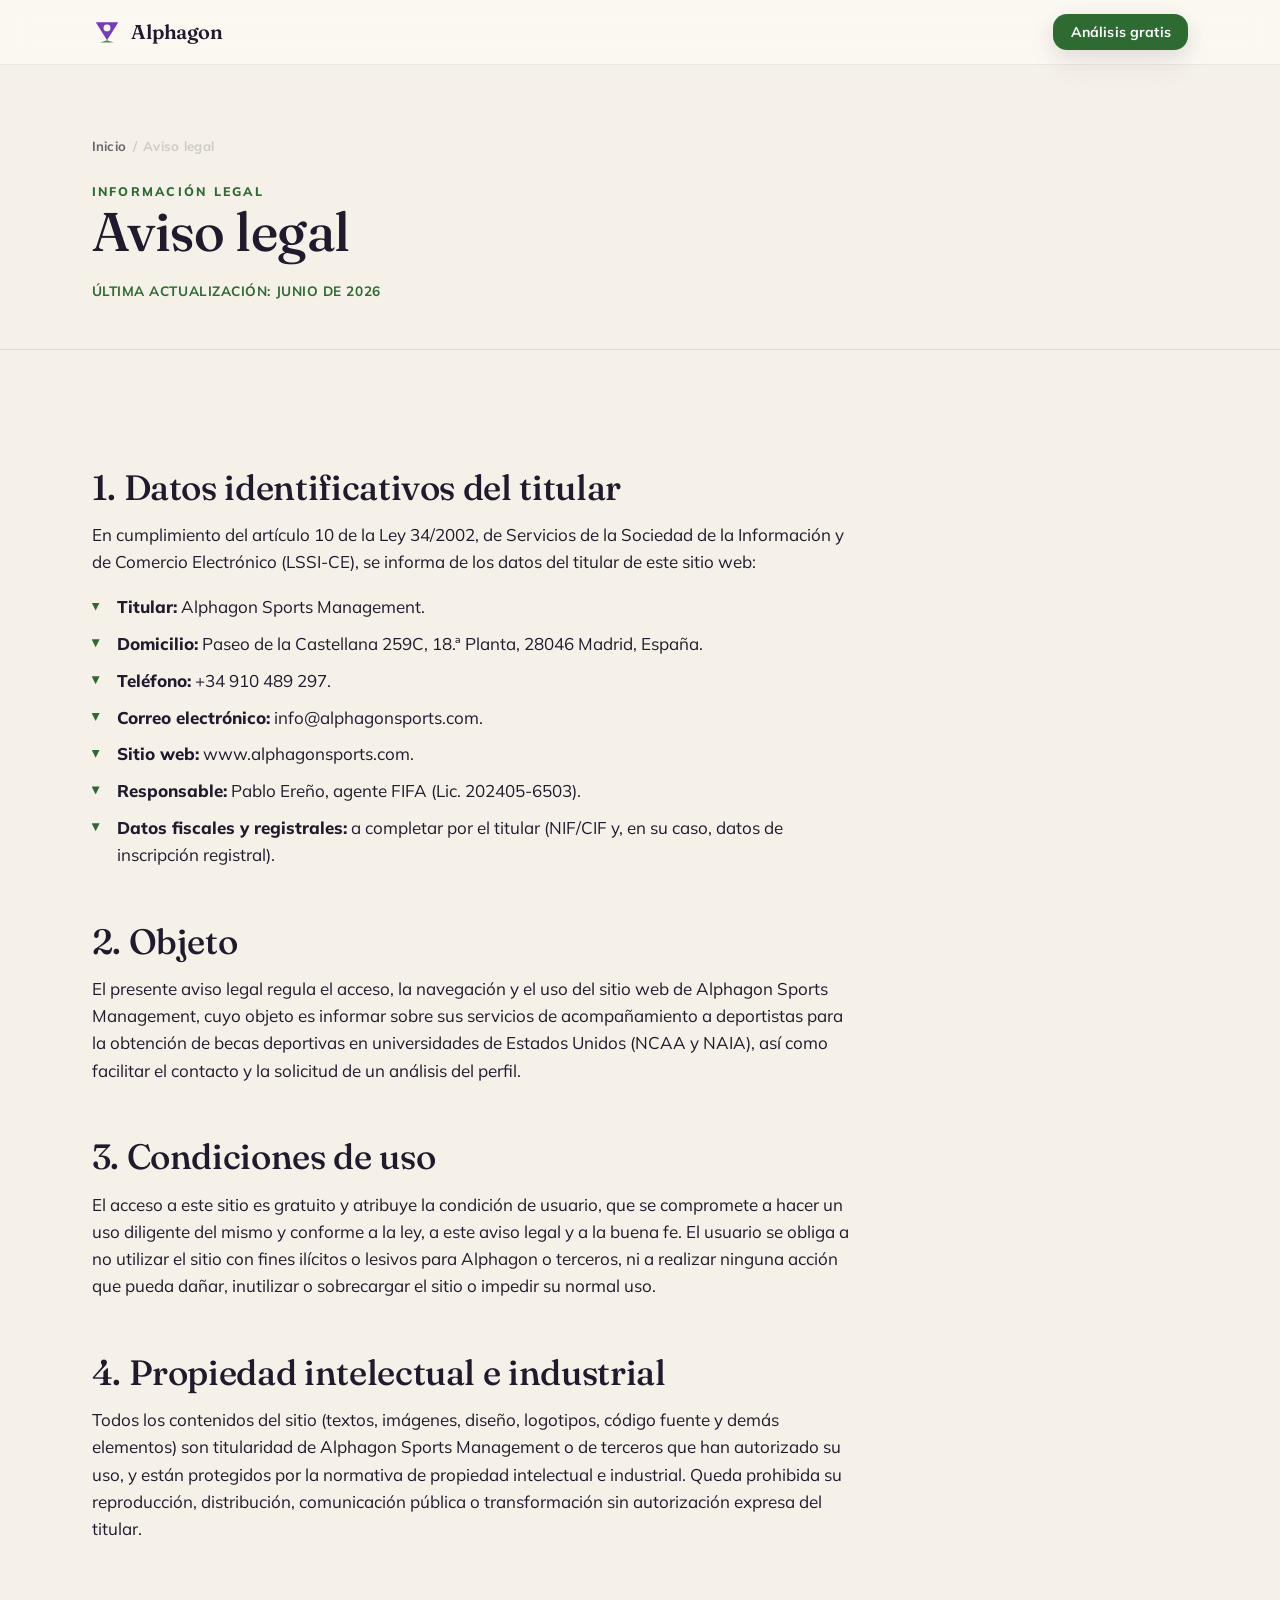
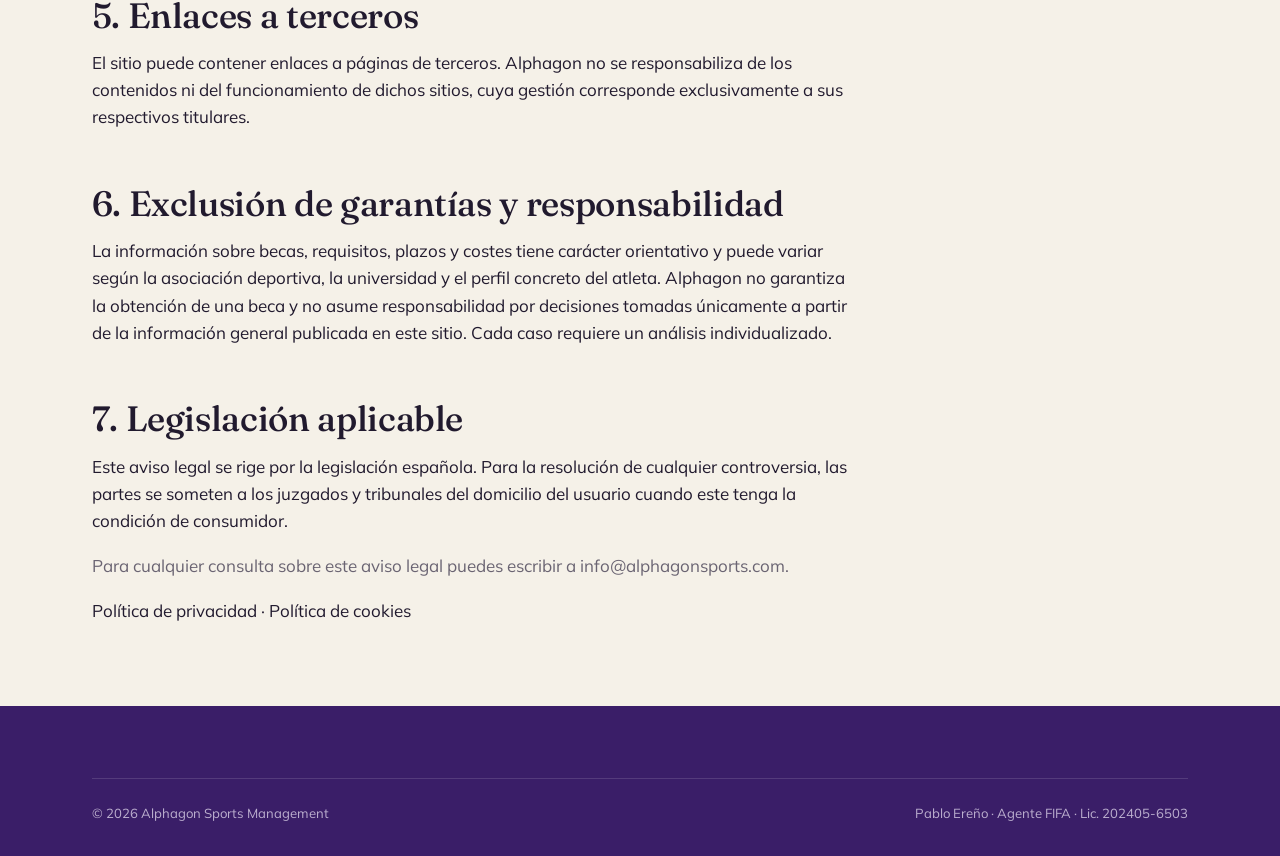
<file: alphagon-lp/aviso-legal.html>
<!DOCTYPE html>
<html lang="es">
<head>
  <meta charset="UTF-8">
  <meta name="viewport" content="width=device-width, initial-scale=1.0">
  <title>Aviso legal | Alphagon Sports Management</title>
  <meta name="description" content="Aviso legal y condiciones de uso del sitio web de Alphagon Sports Management, agencia de becas deportivas en universidades de Estados Unidos.">
  <meta name="robots" content="index, follow">

  <link rel="preconnect" href="https://fonts.googleapis.com">
  <link rel="preconnect" href="https://fonts.gstatic.com" crossorigin>
  <link href="https://fonts.googleapis.com/css2?family=Fraunces:ital,opsz,wght@0,9..144,400;0,9..144,500;0,9..144,600;1,9..144,400;1,9..144,500&family=Mulish:ital,wght@0,400;0,600;0,700;0,800;1,400&display=swap" rel="stylesheet">

  <link rel="stylesheet" href="css/reset.css">
  <link rel="stylesheet" href="css/layout.css">
  <link rel="stylesheet" href="css/components.css">
  <link rel="stylesheet" href="css/animations.css">
</head>
<body>
  <div class="scroll-progress" aria-hidden="true"></div>

  <nav class="topbar" aria-label="Navegacion principal">
    <div class="wrap topbar__inner">
      <a href="index.html" class="brand" aria-label="Alphagon Sports Management, inicio">
        <svg class="brand__mark" viewBox="0 0 40 40" aria-hidden="true" focusable="false">
          <path d="M5 7 H35 L20 31 Z" fill="var(--purple)"></path>
          <circle cx="20" cy="14.5" r="4.6" fill="var(--cream)"></circle>
          <path d="M11 34 H29 L20 31 Z" fill="var(--green)"></path>
        </svg>
        <span>Alphagon</span>
      </a>
      <a href="index.html#form-section" class="btn btn--green btn--sm">Análisis gratis</a>
    </div>
  </nav>

  <header class="article-hero">
    <div class="wrap">
      <nav class="breadcrumb" aria-label="Migas de pan">
        <a href="index.html">Inicio</a>
        <span aria-hidden="true">/</span>
        <span>Aviso legal</span>
      </nav>
      <span class="kicker">Información legal</span>
      <h1>Aviso legal</h1>
      <p class="article-meta">Última actualización: junio de 2026</p>
    </div>
  </header>

  <main class="section section--tight">
    <div class="wrap">
      <article class="prose">
        <h2>1. Datos identificativos del titular</h2>
        <p>En cumplimiento del artículo 10 de la Ley 34/2002, de Servicios de la Sociedad de la Información y de Comercio Electrónico (LSSI-CE), se informa de los datos del titular de este sitio web:</p>
        <ul class="bullets">
          <li><strong>Titular:</strong> Alphagon Sports Management.</li>
          <li><strong>Domicilio:</strong> Paseo de la Castellana 259C, 18.ª Planta, 28046 Madrid, España.</li>
          <li><strong>Teléfono:</strong> +34 910 489 297.</li>
          <li><strong>Correo electrónico:</strong> info@alphagonsports.com.</li>
          <li><strong>Sitio web:</strong> www.alphagonsports.com.</li>
          <li><strong>Responsable:</strong> Pablo Ereño, agente FIFA (Lic. 202405-6503).</li>
          <li><strong>Datos fiscales y registrales:</strong> a completar por el titular (NIF/CIF y, en su caso, datos de inscripción registral).</li>
        </ul>

        <h2>2. Objeto</h2>
        <p>El presente aviso legal regula el acceso, la navegación y el uso del sitio web de Alphagon Sports Management, cuyo objeto es informar sobre sus servicios de acompañamiento a deportistas para la obtención de becas deportivas en universidades de Estados Unidos (NCAA y NAIA), así como facilitar el contacto y la solicitud de un análisis del perfil.</p>

        <h2>3. Condiciones de uso</h2>
        <p>El acceso a este sitio es gratuito y atribuye la condición de usuario, que se compromete a hacer un uso diligente del mismo y conforme a la ley, a este aviso legal y a la buena fe. El usuario se obliga a no utilizar el sitio con fines ilícitos o lesivos para Alphagon o terceros, ni a realizar ninguna acción que pueda dañar, inutilizar o sobrecargar el sitio o impedir su normal uso.</p>

        <h2>4. Propiedad intelectual e industrial</h2>
        <p>Todos los contenidos del sitio (textos, imágenes, diseño, logotipos, código fuente y demás elementos) son titularidad de Alphagon Sports Management o de terceros que han autorizado su uso, y están protegidos por la normativa de propiedad intelectual e industrial. Queda prohibida su reproducción, distribución, comunicación pública o transformación sin autorización expresa del titular.</p>

        <h2>5. Enlaces a terceros</h2>
        <p>El sitio puede contener enlaces a páginas de terceros. Alphagon no se responsabiliza de los contenidos ni del funcionamiento de dichos sitios, cuya gestión corresponde exclusivamente a sus respectivos titulares.</p>

        <h2>6. Exclusión de garantías y responsabilidad</h2>
        <p>La información sobre becas, requisitos, plazos y costes tiene carácter orientativo y puede variar según la asociación deportiva, la universidad y el perfil concreto del atleta. Alphagon no garantiza la obtención de una beca y no asume responsabilidad por decisiones tomadas únicamente a partir de la información general publicada en este sitio. Cada caso requiere un análisis individualizado.</p>

        <h2>7. Legislación aplicable</h2>
        <p>Este aviso legal se rige por la legislación española. Para la resolución de cualquier controversia, las partes se someten a los juzgados y tribunales del domicilio del usuario cuando este tenga la condición de consumidor.</p>

        <p class="soft">Para cualquier consulta sobre este aviso legal puedes escribir a <a href="mailto:info@alphagonsports.com">info@alphagonsports.com</a>.</p>

        <p><a href="privacidad.html">Política de privacidad</a> · <a href="cookies.html">Política de cookies</a></p>
      </article>
    </div>
  </main>

  <footer class="footer">
    <div class="wrap">
      <div class="footer__bottom">
        <span>© 2026 Alphagon Sports Management</span>
        <span>Pablo Ereño · Agente FIFA · Lic. 202405-6503</span>
      </div>
    </div>
  </footer>

  <script src="js/interactions.js" defer></script>
</body>
</html>
</file>
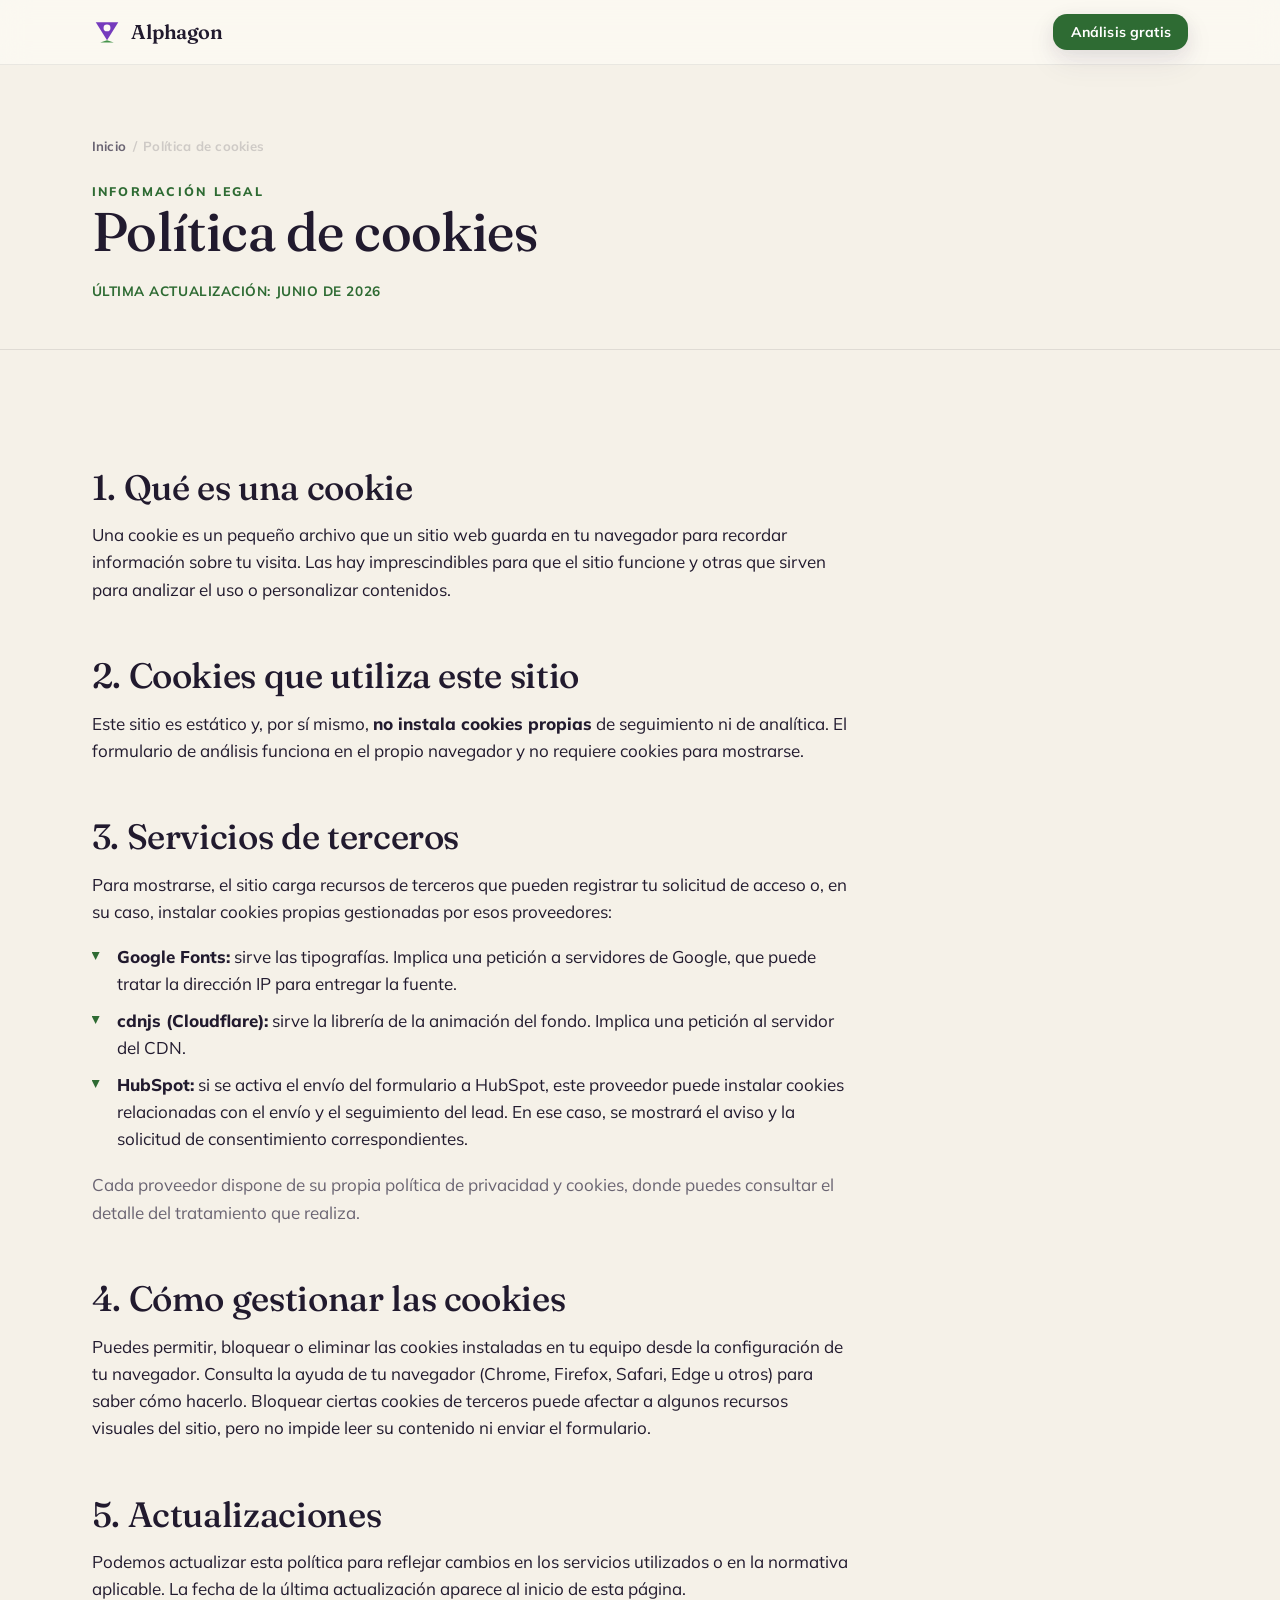
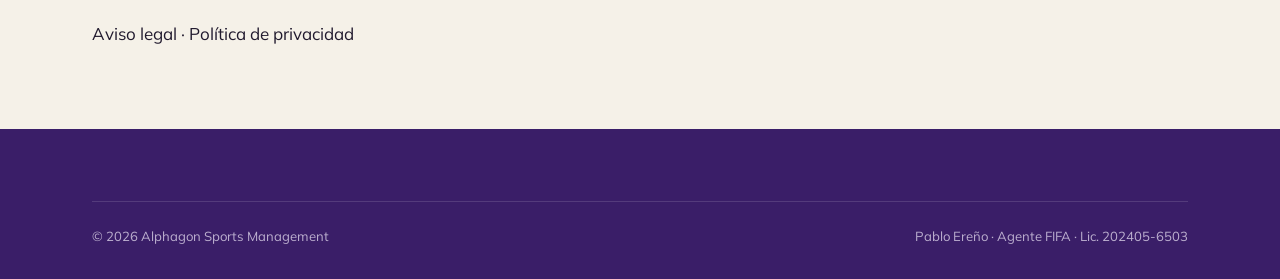
<file: alphagon-lp/cookies.html>
<!DOCTYPE html>
<html lang="es">
<head>
  <meta charset="UTF-8">
  <meta name="viewport" content="width=device-width, initial-scale=1.0">
  <title>Política de cookies | Alphagon Sports Management</title>
  <meta name="description" content="Política de cookies de Alphagon Sports Management: qué cookies y servicios de terceros utiliza el sitio y cómo gestionarlas.">
  <meta name="robots" content="index, follow">

  <link rel="preconnect" href="https://fonts.googleapis.com">
  <link rel="preconnect" href="https://fonts.gstatic.com" crossorigin>
  <link href="https://fonts.googleapis.com/css2?family=Fraunces:ital,opsz,wght@0,9..144,400;0,9..144,500;0,9..144,600;1,9..144,400;1,9..144,500&family=Mulish:ital,wght@0,400;0,600;0,700;0,800;1,400&display=swap" rel="stylesheet">

  <link rel="stylesheet" href="css/reset.css">
  <link rel="stylesheet" href="css/layout.css">
  <link rel="stylesheet" href="css/components.css">
  <link rel="stylesheet" href="css/animations.css">
</head>
<body>
  <div class="scroll-progress" aria-hidden="true"></div>

  <nav class="topbar" aria-label="Navegacion principal">
    <div class="wrap topbar__inner">
      <a href="index.html" class="brand" aria-label="Alphagon Sports Management, inicio">
        <svg class="brand__mark" viewBox="0 0 40 40" aria-hidden="true" focusable="false">
          <path d="M5 7 H35 L20 31 Z" fill="var(--purple)"></path>
          <circle cx="20" cy="14.5" r="4.6" fill="var(--cream)"></circle>
          <path d="M11 34 H29 L20 31 Z" fill="var(--green)"></path>
        </svg>
        <span>Alphagon</span>
      </a>
      <a href="index.html#form-section" class="btn btn--green btn--sm">Análisis gratis</a>
    </div>
  </nav>

  <header class="article-hero">
    <div class="wrap">
      <nav class="breadcrumb" aria-label="Migas de pan">
        <a href="index.html">Inicio</a>
        <span aria-hidden="true">/</span>
        <span>Política de cookies</span>
      </nav>
      <span class="kicker">Información legal</span>
      <h1>Política de cookies</h1>
      <p class="article-meta">Última actualización: junio de 2026</p>
    </div>
  </header>

  <main class="section section--tight">
    <div class="wrap">
      <article class="prose">
        <h2>1. Qué es una cookie</h2>
        <p>Una cookie es un pequeño archivo que un sitio web guarda en tu navegador para recordar información sobre tu visita. Las hay imprescindibles para que el sitio funcione y otras que sirven para analizar el uso o personalizar contenidos.</p>

        <h2>2. Cookies que utiliza este sitio</h2>
        <p>Este sitio es estático y, por sí mismo, <strong>no instala cookies propias</strong> de seguimiento ni de analítica. El formulario de análisis funciona en el propio navegador y no requiere cookies para mostrarse.</p>

        <h2>3. Servicios de terceros</h2>
        <p>Para mostrarse, el sitio carga recursos de terceros que pueden registrar tu solicitud de acceso o, en su caso, instalar cookies propias gestionadas por esos proveedores:</p>
        <ul class="bullets">
          <li><strong>Google Fonts:</strong> sirve las tipografías. Implica una petición a servidores de Google, que puede tratar la dirección IP para entregar la fuente.</li>
          <li><strong>cdnjs (Cloudflare):</strong> sirve la librería de la animación del fondo. Implica una petición al servidor del CDN.</li>
          <li><strong>HubSpot:</strong> si se activa el envío del formulario a HubSpot, este proveedor puede instalar cookies relacionadas con el envío y el seguimiento del lead. En ese caso, se mostrará el aviso y la solicitud de consentimiento correspondientes.</li>
        </ul>
        <p class="soft">Cada proveedor dispone de su propia política de privacidad y cookies, donde puedes consultar el detalle del tratamiento que realiza.</p>

        <h2>4. Cómo gestionar las cookies</h2>
        <p>Puedes permitir, bloquear o eliminar las cookies instaladas en tu equipo desde la configuración de tu navegador. Consulta la ayuda de tu navegador (Chrome, Firefox, Safari, Edge u otros) para saber cómo hacerlo. Bloquear ciertas cookies de terceros puede afectar a algunos recursos visuales del sitio, pero no impide leer su contenido ni enviar el formulario.</p>

        <h2>5. Actualizaciones</h2>
        <p>Podemos actualizar esta política para reflejar cambios en los servicios utilizados o en la normativa aplicable. La fecha de la última actualización aparece al inicio de esta página.</p>

        <p><a href="aviso-legal.html">Aviso legal</a> · <a href="privacidad.html">Política de privacidad</a></p>
      </article>
    </div>
  </main>

  <footer class="footer">
    <div class="wrap">
      <div class="footer__bottom">
        <span>© 2026 Alphagon Sports Management</span>
        <span>Pablo Ereño · Agente FIFA · Lic. 202405-6503</span>
      </div>
    </div>
  </footer>

  <script src="js/interactions.js" defer></script>
</body>
</html>
</file>
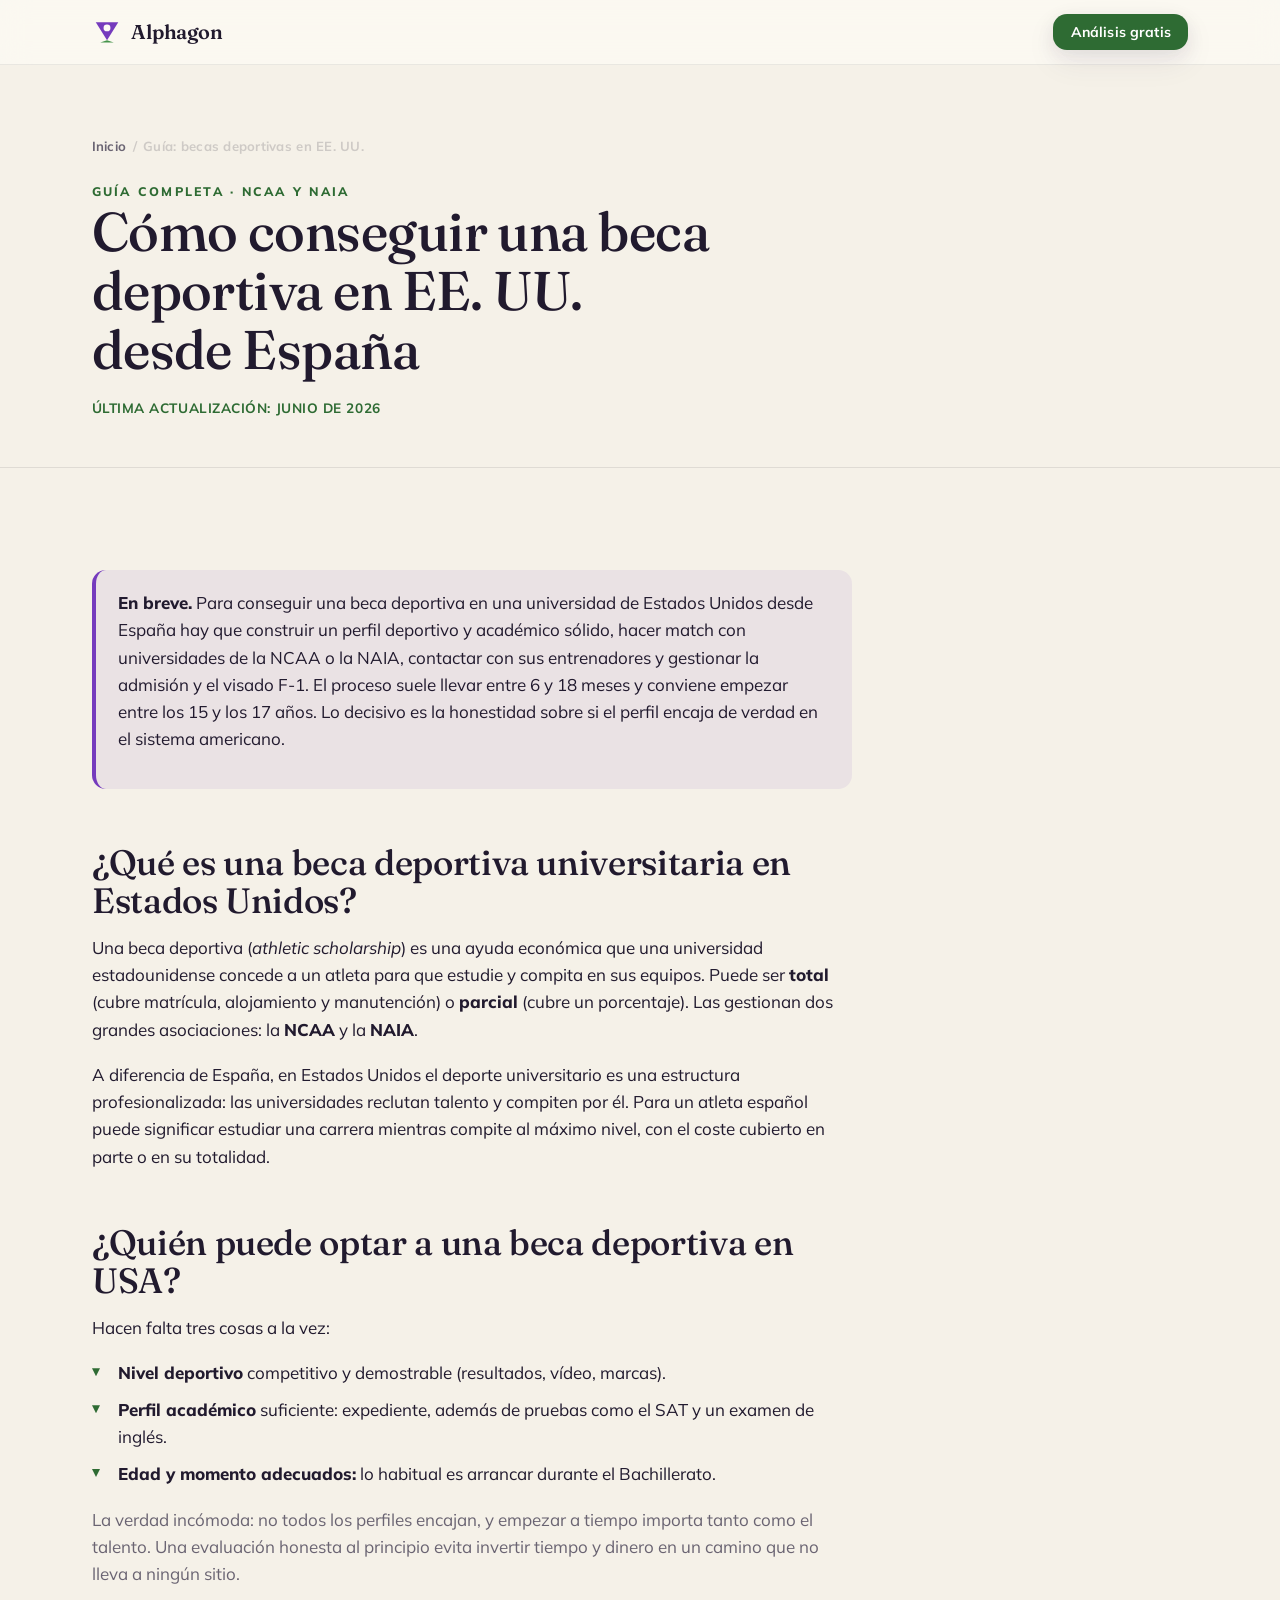
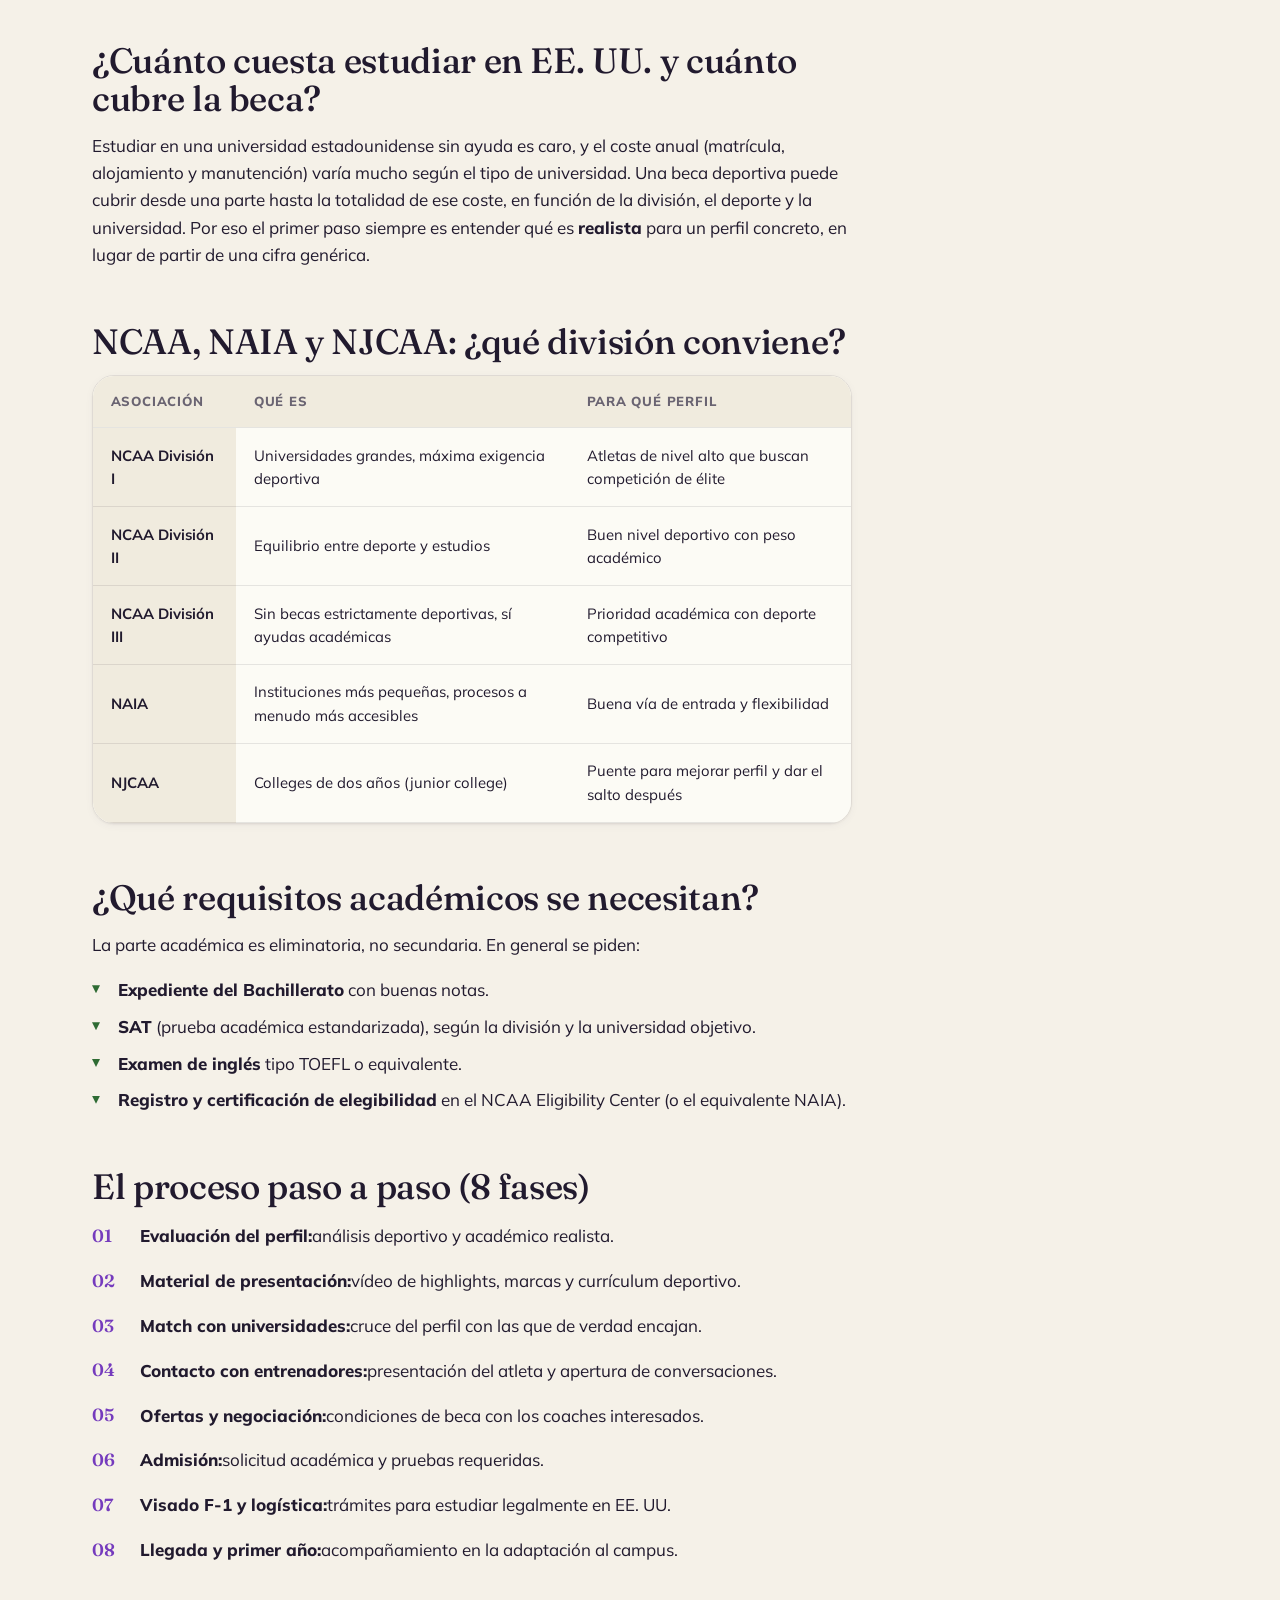
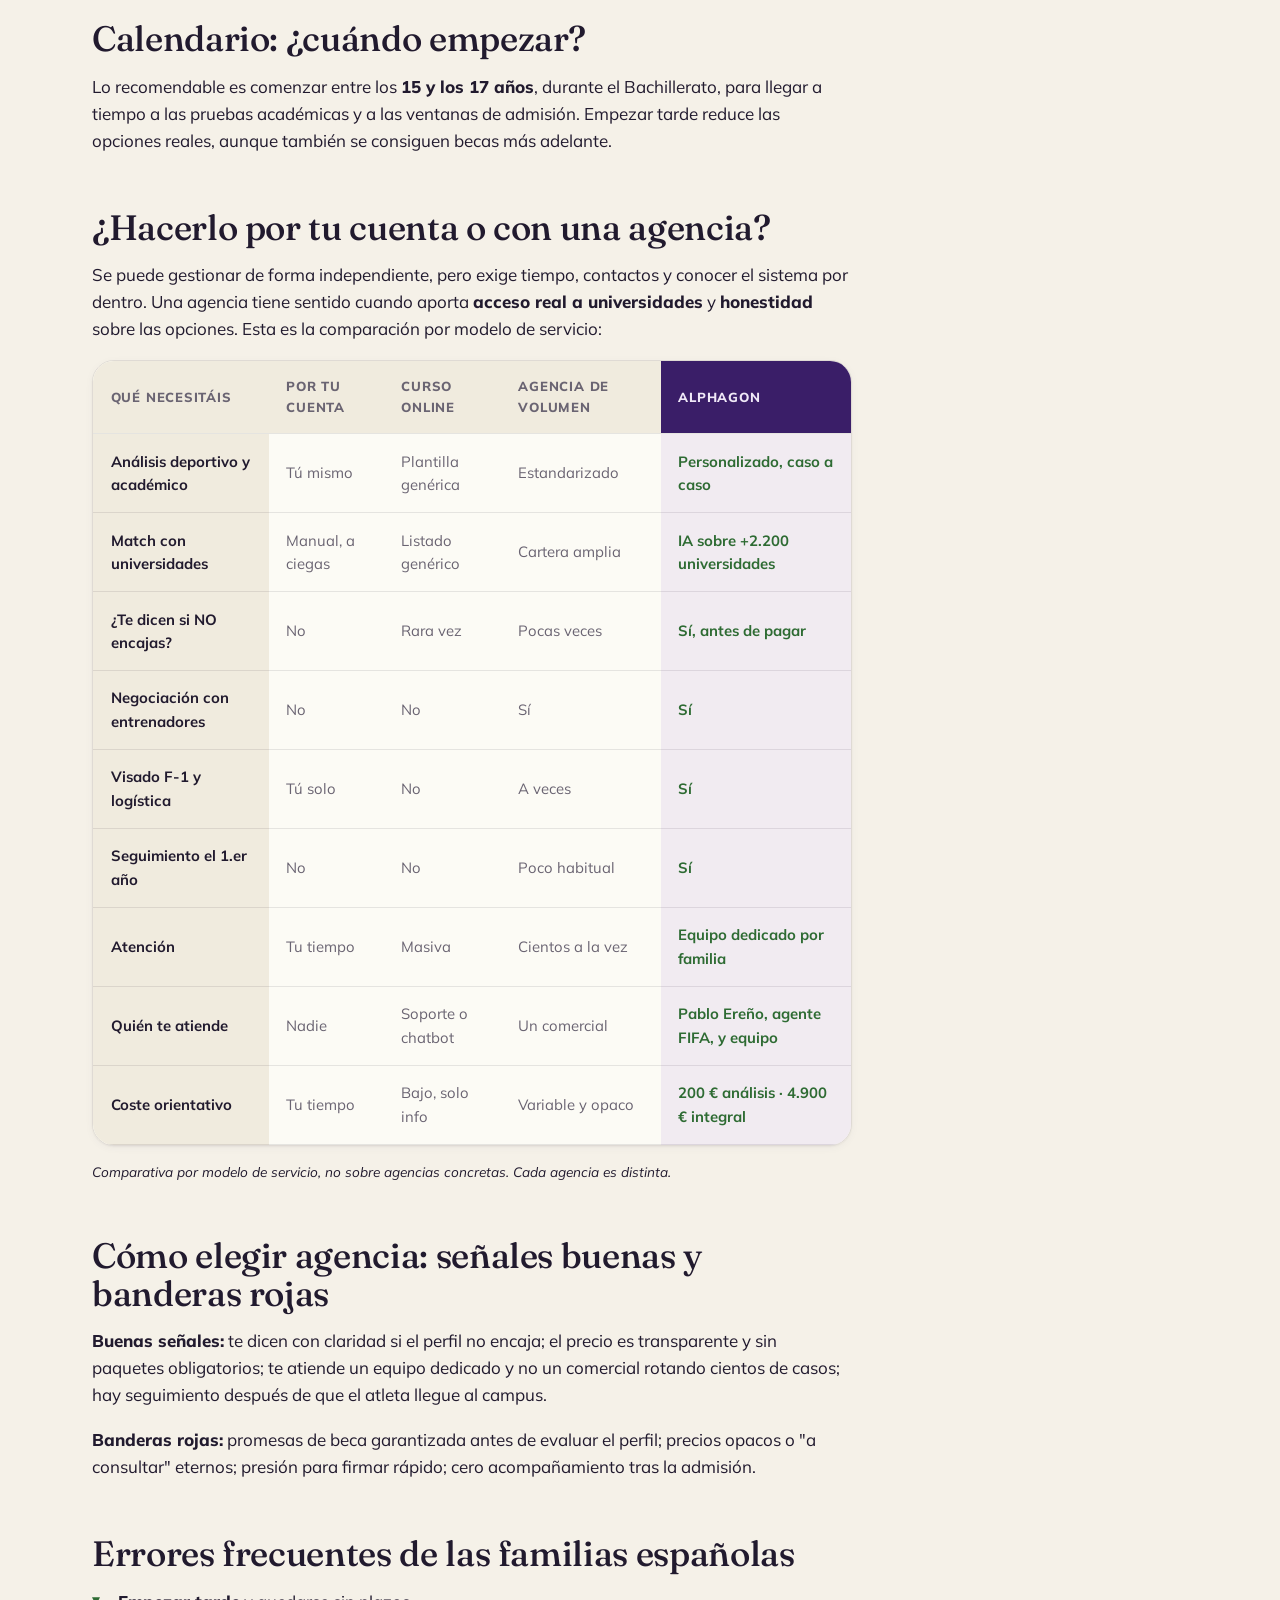
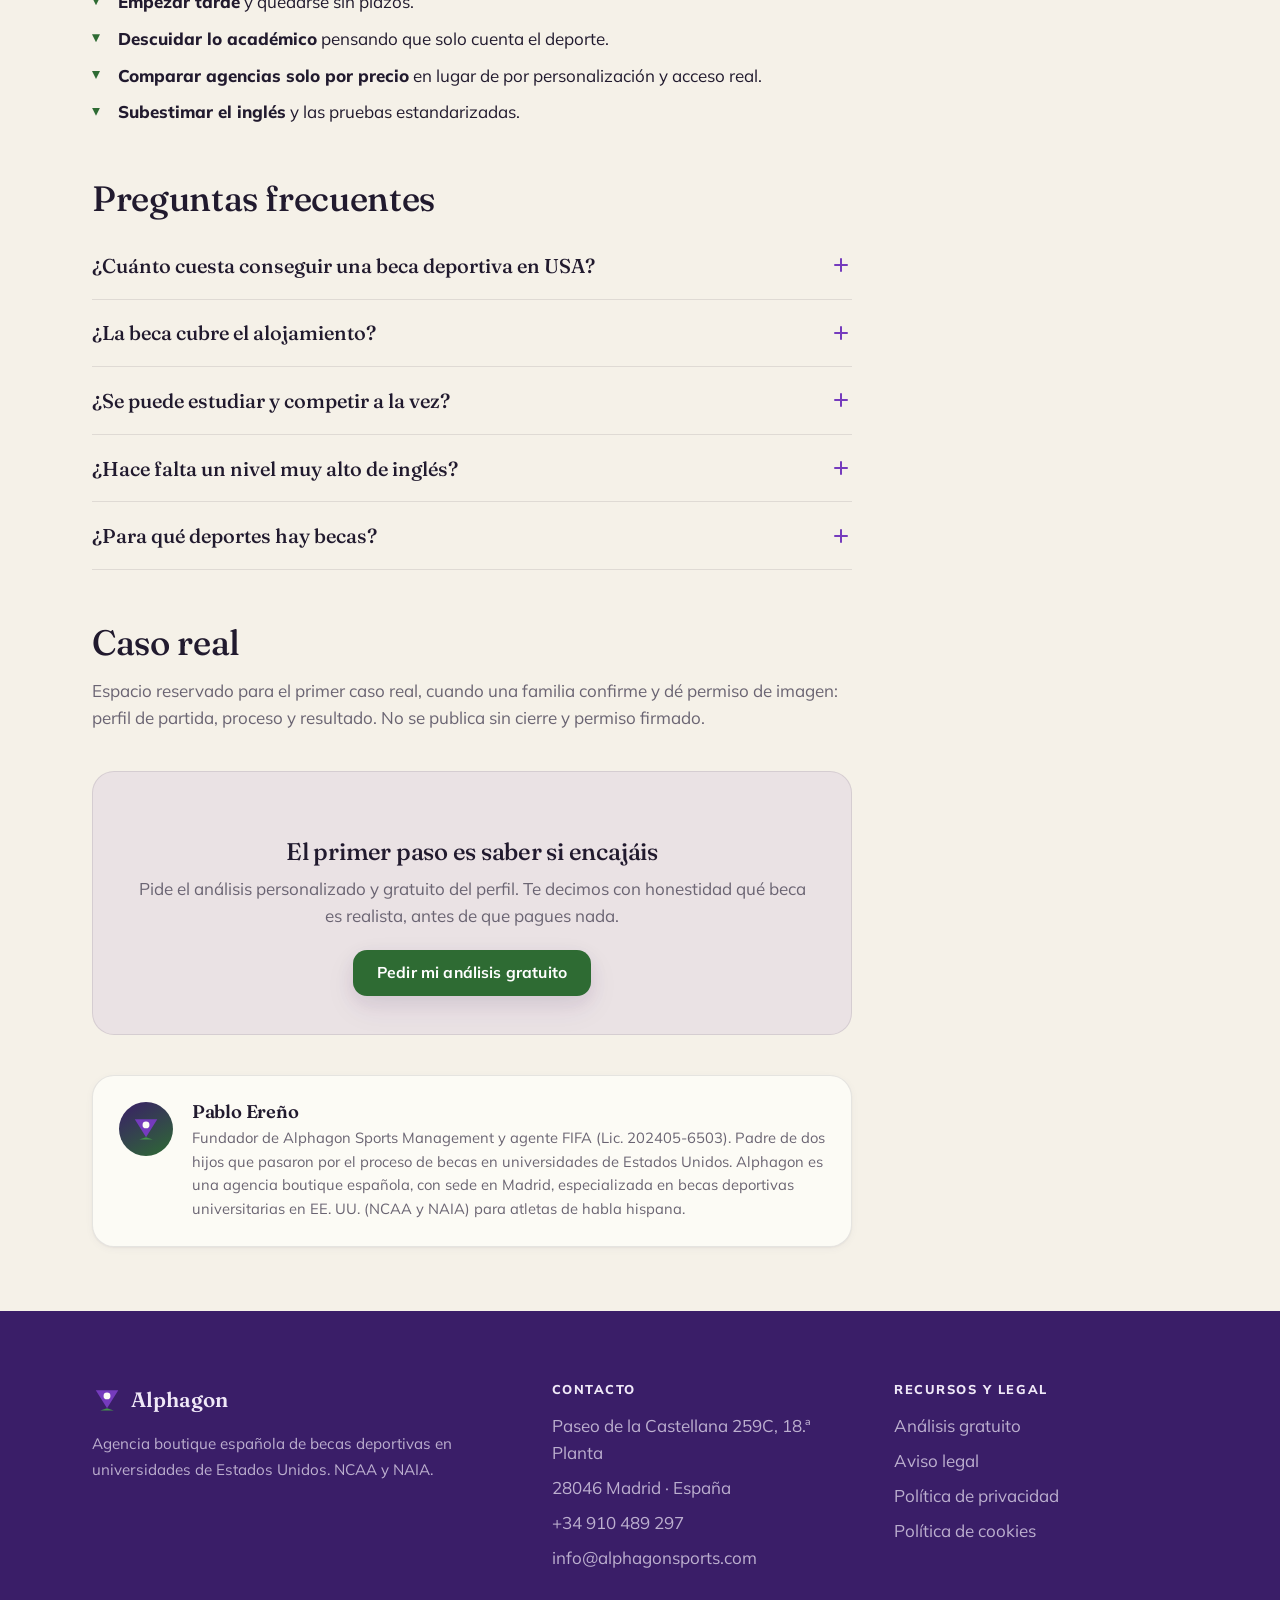
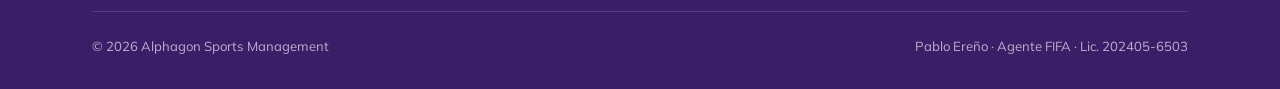
<file: alphagon-lp/guia-becas-deportivas-usa.html>
<!DOCTYPE html>
<html lang="es">
<head>
  <meta charset="UTF-8">
  <meta name="viewport" content="width=device-width, initial-scale=1.0">
  <title>Cómo conseguir una beca deportiva en EE. UU. desde España: guía 2026 | Alphagon</title>
  <meta name="description" content="Guía completa para conseguir una beca deportiva en universidades de Estados Unidos (NCAA y NAIA) desde España: requisitos, proceso en 8 fases, calendario, costes y cómo elegir agencia. Por Alphagon Sports Management.">

  <link rel="preconnect" href="https://fonts.googleapis.com">
  <link rel="preconnect" href="https://fonts.gstatic.com" crossorigin>
  <link href="https://fonts.googleapis.com/css2?family=Fraunces:ital,opsz,wght@0,9..144,400;0,9..144,500;0,9..144,600;1,9..144,400;1,9..144,500&family=Mulish:ital,wght@0,400;0,600;0,700;0,800;1,400&display=swap" rel="stylesheet">

  <link rel="stylesheet" href="css/reset.css">
  <link rel="stylesheet" href="css/layout.css">
  <link rel="stylesheet" href="css/components.css">
  <link rel="stylesheet" href="css/animations.css">

  <script type="application/ld+json">
  {
    "@context": "https://schema.org",
    "@type": "Article",
    "headline": "Cómo conseguir una beca deportiva en Estados Unidos desde España: guía completa 2026",
    "description": "Guía completa para conseguir una beca deportiva en universidades de Estados Unidos (NCAA y NAIA) desde España: requisitos, proceso en 8 fases, calendario, costes y cómo elegir agencia.",
    "datePublished": "2026-06-01",
    "dateModified": "2026-06-25",
    "author": {
      "@type": "Person",
      "name": "Pablo Ereño",
      "jobTitle": "Agente FIFA",
      "identifier": "Lic. 202405-6503"
    },
    "publisher": {
      "@type": "Organization",
      "name": "Alphagon Sports Management",
      "url": "https://www.alphagonsports.com"
    },
    "mainEntityOfPage": {
      "@type": "WebPage",
      "@id": "https://www.alphagonsports.com/guia-becas-deportivas-usa"
    }
  }
  </script>

  <script type="application/ld+json">
  {
    "@context": "https://schema.org",
    "@type": "BreadcrumbList",
    "itemListElement": [
      {
        "@type": "ListItem",
        "position": 1,
        "name": "Inicio",
        "item": "https://www.alphagonsports.com/"
      },
      {
        "@type": "ListItem",
        "position": 2,
        "name": "Guía: becas deportivas en EE. UU.",
        "item": "https://www.alphagonsports.com/guia-becas-deportivas-usa"
      }
    ]
  }
  </script>

  <script type="application/ld+json">
  {
    "@context": "https://schema.org",
    "@type": "FAQPage",
    "mainEntity": [
      {
        "@type": "Question",
        "name": "¿Cuánto cuesta conseguir una beca deportiva en USA?",
        "acceptedAnswer": {
          "@type": "Answer",
          "text": "El análisis inicial del perfil puede ser gratuito. A partir de ahí, en Alphagon hay dos opciones: el Plan Estratégico USA (200 €) y el Acompañamiento Integral (4.900 €), sin paquetes obligatorios."
        }
      },
      {
        "@type": "Question",
        "name": "¿La beca cubre el alojamiento?",
        "acceptedAnswer": {
          "@type": "Answer",
          "text": "Depende del tipo de beca. Una beca total suele cubrir matrícula, alojamiento y manutención; una parcial, solo un porcentaje. En el análisis de Alphagon te explicamos qué es realista para tu perfil concreto."
        }
      },
      {
        "@type": "Question",
        "name": "¿Se puede estudiar y competir a la vez?",
        "acceptedAnswer": {
          "@type": "Answer",
          "text": "Sí. El modelo estadounidense está diseñado para compatibilizar la carrera universitaria con el deporte de alto nivel, y ese equilibrio entre estudios y competición es justo lo que Alphagon ayuda a encontrar."
        }
      },
      {
        "@type": "Question",
        "name": "¿Hace falta un nivel muy alto de inglés?",
        "acceptedAnswer": {
          "@type": "Answer",
          "text": "Hace falta acreditar el inglés con un examen tipo TOEFL, y forma parte del proceso desde el principio. Alphagon valora tu nivel real al inicio y te dice qué necesitas preparar para llegar a tiempo."
        }
      },
      {
        "@type": "Question",
        "name": "¿Para qué deportes hay becas?",
        "acceptedAnswer": {
          "@type": "Answer",
          "text": "Para prácticamente cualquier deporte del sistema NCAA y NAIA, masculino y femenino. Alphagon cruza tu disciplina y tu nivel con más de 2.200 universidades para localizar dónde tienes opciones reales."
        }
      }
    ]
  }
  </script>
</head>
<body>
  <div class="scroll-progress" aria-hidden="true"></div>

  <!-- Topbar -->
  <nav class="topbar" aria-label="Navegacion principal">
    <div class="wrap topbar__inner">
      <a href="index.html" class="brand" aria-label="Alphagon Sports Management, inicio">
        <svg class="brand__mark" viewBox="0 0 40 40" aria-hidden="true" focusable="false">
          <path d="M5 7 H35 L20 31 Z" fill="var(--purple)"></path>
          <circle cx="20" cy="14.5" r="4.6" fill="var(--cream)"></circle>
          <path d="M11 34 H29 L20 31 Z" fill="var(--green)"></path>
        </svg>
        <span>Alphagon</span>
      </a>
      <a href="index.html#form-section" class="btn btn--green btn--sm">Análisis gratis</a>
    </div>
  </nav>

  <!-- Hero del articulo -->
  <header class="article-hero">
    <div class="wrap">
      <nav class="breadcrumb" aria-label="Migas de pan">
        <a href="index.html">Inicio</a>
        <span aria-hidden="true">/</span>
        <span>Guía: becas deportivas en EE. UU.</span>
      </nav>
      <span class="kicker">Guía completa · NCAA y NAIA</span>
      <h1>Cómo conseguir una beca deportiva en EE. UU. desde España</h1>
      <p class="article-meta">Última actualización: junio de 2026</p>
    </div>
  </header>

  <main class="section section--tight">
    <div class="wrap">
      <article class="prose">
        <div class="tldr reveal">
          <p><strong>En breve.</strong> Para conseguir una beca deportiva en una universidad de Estados Unidos desde España hay que construir un perfil deportivo y académico sólido, hacer match con universidades de la NCAA o la NAIA, contactar con sus entrenadores y gestionar la admisión y el visado F-1. El proceso suele llevar entre 6 y 18 meses y conviene empezar entre los 15 y los 17 años. Lo decisivo es la honestidad sobre si el perfil encaja de verdad en el sistema americano.</p>
        </div>

        <h2 class="reveal">¿Qué es una beca deportiva universitaria en Estados Unidos?</h2>
        <p class="reveal">Una beca deportiva (<em>athletic scholarship</em>) es una ayuda económica que una universidad estadounidense concede a un atleta para que estudie y compita en sus equipos. Puede ser <strong>total</strong> (cubre matrícula, alojamiento y manutención) o <strong>parcial</strong> (cubre un porcentaje). Las gestionan dos grandes asociaciones: la <strong>NCAA</strong> y la <strong>NAIA</strong>.</p>
        <p class="reveal">A diferencia de España, en Estados Unidos el deporte universitario es una estructura profesionalizada: las universidades reclutan talento y compiten por él. Para un atleta español puede significar estudiar una carrera mientras compite al máximo nivel, con el coste cubierto en parte o en su totalidad.</p>

        <h2 class="reveal">¿Quién puede optar a una beca deportiva en USA?</h2>
        <p class="reveal">Hacen falta tres cosas a la vez:</p>
        <ul class="bullets reveal">
          <li><strong>Nivel deportivo</strong> competitivo y demostrable (resultados, vídeo, marcas).</li>
          <li><strong>Perfil académico</strong> suficiente: expediente, además de pruebas como el SAT y un examen de inglés.</li>
          <li><strong>Edad y momento adecuados:</strong> lo habitual es arrancar durante el Bachillerato.</li>
        </ul>
        <p class="reveal soft">La verdad incómoda: no todos los perfiles encajan, y empezar a tiempo importa tanto como el talento. Una evaluación honesta al principio evita invertir tiempo y dinero en un camino que no lleva a ningún sitio.</p>

        <h2 class="reveal">¿Cuánto cuesta estudiar en EE. UU. y cuánto cubre la beca?</h2>
        <p class="reveal">Estudiar en una universidad estadounidense sin ayuda es caro, y el coste anual (matrícula, alojamiento y manutención) varía mucho según el tipo de universidad. Una beca deportiva puede cubrir desde una parte hasta la totalidad de ese coste, en función de la división, el deporte y la universidad. Por eso el primer paso siempre es entender qué es <strong>realista</strong> para un perfil concreto, en lugar de partir de una cifra genérica.</p>

        <h2 class="reveal">NCAA, NAIA y NJCAA: ¿qué división conviene?</h2>
        <div class="table-scroll reveal">
          <table class="compare">
            <thead>
              <tr>
                <th scope="col">Asociación</th>
                <th scope="col">Qué es</th>
                <th scope="col">Para qué perfil</th>
              </tr>
            </thead>
            <tbody>
              <tr><th scope="row">NCAA División I</th><td>Universidades grandes, máxima exigencia deportiva</td><td>Atletas de nivel alto que buscan competición de élite</td></tr>
              <tr><th scope="row">NCAA División II</th><td>Equilibrio entre deporte y estudios</td><td>Buen nivel deportivo con peso académico</td></tr>
              <tr><th scope="row">NCAA División III</th><td>Sin becas estrictamente deportivas, sí ayudas académicas</td><td>Prioridad académica con deporte competitivo</td></tr>
              <tr><th scope="row">NAIA</th><td>Instituciones más pequeñas, procesos a menudo más accesibles</td><td>Buena vía de entrada y flexibilidad</td></tr>
              <tr><th scope="row">NJCAA</th><td>Colleges de dos años (junior college)</td><td>Puente para mejorar perfil y dar el salto después</td></tr>
            </tbody>
          </table>
        </div>

        <h2 class="reveal">¿Qué requisitos académicos se necesitan?</h2>
        <p class="reveal">La parte académica es eliminatoria, no secundaria. En general se piden:</p>
        <ul class="bullets reveal">
          <li><strong>Expediente del Bachillerato</strong> con buenas notas.</li>
          <li><strong>SAT</strong> (prueba académica estandarizada), según la división y la universidad objetivo.</li>
          <li><strong>Examen de inglés</strong> tipo TOEFL o equivalente.</li>
          <li><strong>Registro y certificación de elegibilidad</strong> en el NCAA Eligibility Center (o el equivalente NAIA).</li>
        </ul>

        <h2 class="reveal">El proceso paso a paso (8 fases)</h2>
        <ol class="fases reveal">
          <li><strong>Evaluación del perfil:</strong> análisis deportivo y académico realista.</li>
          <li><strong>Material de presentación:</strong> vídeo de highlights, marcas y currículum deportivo.</li>
          <li><strong>Match con universidades:</strong> cruce del perfil con las que de verdad encajan.</li>
          <li><strong>Contacto con entrenadores:</strong> presentación del atleta y apertura de conversaciones.</li>
          <li><strong>Ofertas y negociación:</strong> condiciones de beca con los coaches interesados.</li>
          <li><strong>Admisión:</strong> solicitud académica y pruebas requeridas.</li>
          <li><strong>Visado F-1 y logística:</strong> trámites para estudiar legalmente en EE. UU.</li>
          <li><strong>Llegada y primer año:</strong> acompañamiento en la adaptación al campus.</li>
        </ol>

        <h2 class="reveal">Calendario: ¿cuándo empezar?</h2>
        <p class="reveal">Lo recomendable es comenzar entre los <strong>15 y los 17 años</strong>, durante el Bachillerato, para llegar a tiempo a las pruebas académicas y a las ventanas de admisión. Empezar tarde reduce las opciones reales, aunque también se consiguen becas más adelante.</p>

        <h2 class="reveal">¿Hacerlo por tu cuenta o con una agencia?</h2>
        <p class="reveal">Se puede gestionar de forma independiente, pero exige tiempo, contactos y conocer el sistema por dentro. Una agencia tiene sentido cuando aporta <strong>acceso real a universidades</strong> y <strong>honestidad</strong> sobre las opciones. Esta es la comparación por modelo de servicio:</p>
        <div class="table-scroll reveal">
          <table class="compare">
            <thead>
              <tr>
                <th scope="col">Qué necesitáis</th>
                <th scope="col">Por tu cuenta</th>
                <th scope="col">Curso online</th>
                <th scope="col">Agencia de volumen</th>
                <th scope="col" class="col-alpha">Alphagon</th>
              </tr>
            </thead>
            <tbody>
              <tr><th scope="row">Análisis deportivo y académico</th><td class="no">Tú mismo</td><td class="no">Plantilla genérica</td><td class="no">Estandarizado</td><td class="col-alpha yes">Personalizado, caso a caso</td></tr>
              <tr><th scope="row">Match con universidades</th><td class="no">Manual, a ciegas</td><td class="no">Listado genérico</td><td class="no">Cartera amplia</td><td class="col-alpha yes">IA sobre +2.200 universidades</td></tr>
              <tr><th scope="row">¿Te dicen si NO encajas?</th><td class="no">No</td><td class="no">Rara vez</td><td class="no">Pocas veces</td><td class="col-alpha yes">Sí, antes de pagar</td></tr>
              <tr><th scope="row">Negociación con entrenadores</th><td class="no">No</td><td class="no">No</td><td class="no">Sí</td><td class="col-alpha yes">Sí</td></tr>
              <tr><th scope="row">Visado F-1 y logística</th><td class="no">Tú solo</td><td class="no">No</td><td class="no">A veces</td><td class="col-alpha yes">Sí</td></tr>
              <tr><th scope="row">Seguimiento el 1.er año</th><td class="no">No</td><td class="no">No</td><td class="no">Poco habitual</td><td class="col-alpha yes">Sí</td></tr>
              <tr><th scope="row">Atención</th><td class="no">Tu tiempo</td><td class="no">Masiva</td><td class="no">Cientos a la vez</td><td class="col-alpha yes">Equipo dedicado por familia</td></tr>
              <tr><th scope="row">Quién te atiende</th><td class="no">Nadie</td><td class="no">Soporte o chatbot</td><td class="no">Un comercial</td><td class="col-alpha yes">Pablo Ereño, agente FIFA, y equipo</td></tr>
              <tr><th scope="row">Coste orientativo</th><td class="no">Tu tiempo</td><td class="no">Bajo, solo info</td><td class="no">Variable y opaco</td><td class="col-alpha yes">200 € análisis · 4.900 € integral</td></tr>
            </tbody>
          </table>
        </div>
        <p class="compare-note reveal">Comparativa por modelo de servicio, no sobre agencias concretas. Cada agencia es distinta.</p>

        <h2 class="reveal">Cómo elegir agencia: señales buenas y banderas rojas</h2>
        <p class="reveal"><strong>Buenas señales:</strong> te dicen con claridad si el perfil no encaja; el precio es transparente y sin paquetes obligatorios; te atiende un equipo dedicado y no un comercial rotando cientos de casos; hay seguimiento después de que el atleta llegue al campus.</p>
        <p class="reveal"><strong>Banderas rojas:</strong> promesas de beca garantizada antes de evaluar el perfil; precios opacos o "a consultar" eternos; presión para firmar rápido; cero acompañamiento tras la admisión.</p>

        <h2 class="reveal">Errores frecuentes de las familias españolas</h2>
        <ul class="bullets reveal">
          <li><strong>Empezar tarde</strong> y quedarse sin plazos.</li>
          <li><strong>Descuidar lo académico</strong> pensando que solo cuenta el deporte.</li>
          <li><strong>Comparar agencias solo por precio</strong> en lugar de por personalización y acceso real.</li>
          <li><strong>Subestimar el inglés</strong> y las pruebas estandarizadas.</li>
        </ul>

        <h2 class="reveal">Preguntas frecuentes</h2>
        <div class="faq reveal">
          <div class="faq__item" aria-expanded="false">
            <button type="button" class="faq__q" aria-expanded="false">¿Cuánto cuesta conseguir una beca deportiva en USA?<span class="faq__icon" aria-hidden="true"></span></button>
            <div class="faq__a"><div class="faq__a-inner">El análisis inicial del perfil puede ser gratuito. A partir de ahí, en Alphagon hay dos opciones: el Plan Estratégico USA (200 €) y el Acompañamiento Integral (4.900 €), sin paquetes obligatorios.</div></div>
          </div>
          <div class="faq__item" aria-expanded="false">
            <button type="button" class="faq__q" aria-expanded="false">¿La beca cubre el alojamiento?<span class="faq__icon" aria-hidden="true"></span></button>
            <div class="faq__a"><div class="faq__a-inner">Depende del tipo de beca. Una beca total suele cubrir matrícula, alojamiento y manutención; una parcial, solo un porcentaje. En el análisis de Alphagon te explicamos qué es realista para tu perfil concreto.</div></div>
          </div>
          <div class="faq__item" aria-expanded="false">
            <button type="button" class="faq__q" aria-expanded="false">¿Se puede estudiar y competir a la vez?<span class="faq__icon" aria-hidden="true"></span></button>
            <div class="faq__a"><div class="faq__a-inner">Sí. El modelo estadounidense está diseñado para compatibilizar la carrera universitaria con el deporte de alto nivel, y ese equilibrio entre estudios y competición es justo lo que Alphagon ayuda a encontrar.</div></div>
          </div>
          <div class="faq__item" aria-expanded="false">
            <button type="button" class="faq__q" aria-expanded="false">¿Hace falta un nivel muy alto de inglés?<span class="faq__icon" aria-hidden="true"></span></button>
            <div class="faq__a"><div class="faq__a-inner">Hace falta acreditar el inglés con un examen tipo TOEFL, y forma parte del proceso desde el principio. Alphagon valora tu nivel real al inicio y te dice qué necesitas preparar para llegar a tiempo.</div></div>
          </div>
          <div class="faq__item" aria-expanded="false">
            <button type="button" class="faq__q" aria-expanded="false">¿Para qué deportes hay becas?<span class="faq__icon" aria-hidden="true"></span></button>
            <div class="faq__a"><div class="faq__a-inner">Para prácticamente cualquier deporte del sistema NCAA y NAIA, masculino y femenino. Alphagon cruza tu disciplina y tu nivel con más de 2.200 universidades para localizar dónde tienes opciones reales.</div></div>
          </div>
        </div>

        <h2 class="reveal">Caso real</h2>
        <p class="reveal soft">Espacio reservado para el primer caso real, cuando una familia confirme y dé permiso de imagen: perfil de partida, proceso y resultado. No se publica sin cierre y permiso firmado.</p>

        <!-- CTA a la landing -->
        <div class="guide-cta reveal">
          <h3>El primer paso es saber si encajáis</h3>
          <p>Pide el análisis personalizado y gratuito del perfil. Te decimos con honestidad qué beca es realista, antes de que pagues nada.</p>
          <a href="index.html#form-section" class="btn btn--green">Pedir mi análisis gratuito</a>
        </div>

        <div class="author-box reveal">
          <div class="author-box__mark" aria-hidden="true">
            <svg class="brand__mark" viewBox="0 0 40 40" focusable="false">
              <path d="M5 7 H35 L20 31 Z" fill="var(--purple)"></path>
              <circle cx="20" cy="14.5" r="4.6" fill="var(--cream)"></circle>
              <path d="M11 34 H29 L20 31 Z" fill="var(--green)"></path>
            </svg>
          </div>
          <div>
            <h4>Pablo Ereño</h4>
            <p>Fundador de Alphagon Sports Management y agente FIFA (Lic. 202405-6503). Padre de dos hijos que pasaron por el proceso de becas en universidades de Estados Unidos. Alphagon es una agencia boutique española, con sede en Madrid, especializada en becas deportivas universitarias en EE. UU. (NCAA y NAIA) para atletas de habla hispana.</p>
          </div>
        </div>
      </article>
    </div>
  </main>

  <!-- Footer -->
  <footer class="footer">
    <div class="wrap">
      <div class="footer__grid">
        <div>
          <div class="footer__brand">
            <svg class="brand__mark" viewBox="0 0 40 40" aria-hidden="true" focusable="false">
              <path d="M5 7 H35 L20 31 Z" fill="var(--purple)"></path>
              <circle cx="20" cy="14.5" r="4.6" fill="var(--cream)"></circle>
              <path d="M11 34 H29 L20 31 Z" fill="var(--green)"></path>
            </svg>
            <span>Alphagon</span>
          </div>
          <p>Agencia boutique española de becas deportivas en universidades de Estados Unidos. NCAA y NAIA.</p>
        </div>
        <div>
          <h4>Contacto</h4>
          <ul>
            <li>Paseo de la Castellana 259C, 18.ª Planta</li>
            <li>28046 Madrid · España</li>
            <li><a href="tel:+34910489297">+34 910 489 297</a></li>
            <li><a href="mailto:info@alphagonsports.com">info@alphagonsports.com</a></li>
          </ul>
        </div>
        <div>
          <h4>Recursos y legal</h4>
          <ul>
            <li><a href="index.html#form-section">Análisis gratuito</a></li>
            <li><a href="aviso-legal.html">Aviso legal</a></li>
            <li><a href="privacidad.html">Política de privacidad</a></li>
            <li><a href="cookies.html">Política de cookies</a></li>
          </ul>
        </div>
      </div>
      <div class="footer__bottom">
        <span>© 2026 Alphagon Sports Management</span>
        <span>Pablo Ereño · Agente FIFA · Lic. 202405-6503</span>
      </div>
    </div>
  </footer>

  <script src="js/interactions.js" defer></script>
</body>
</html>
</file>
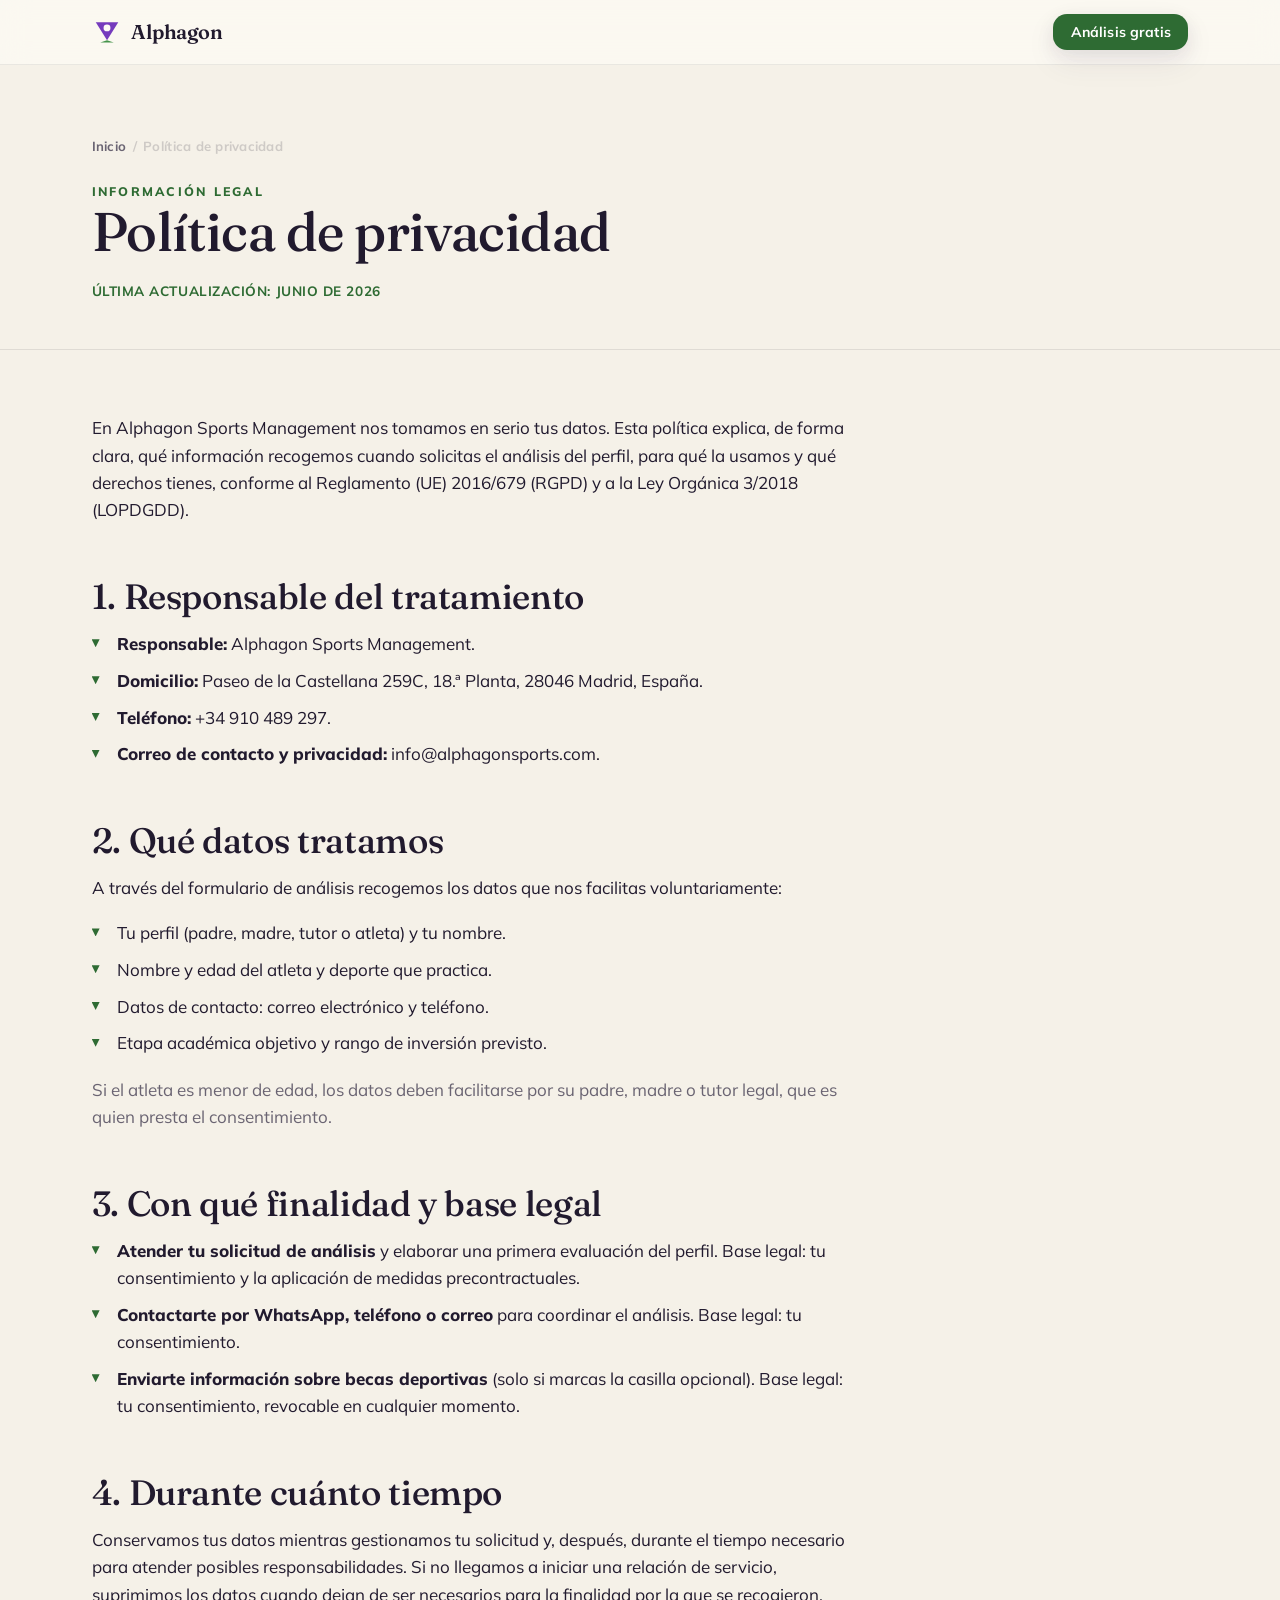
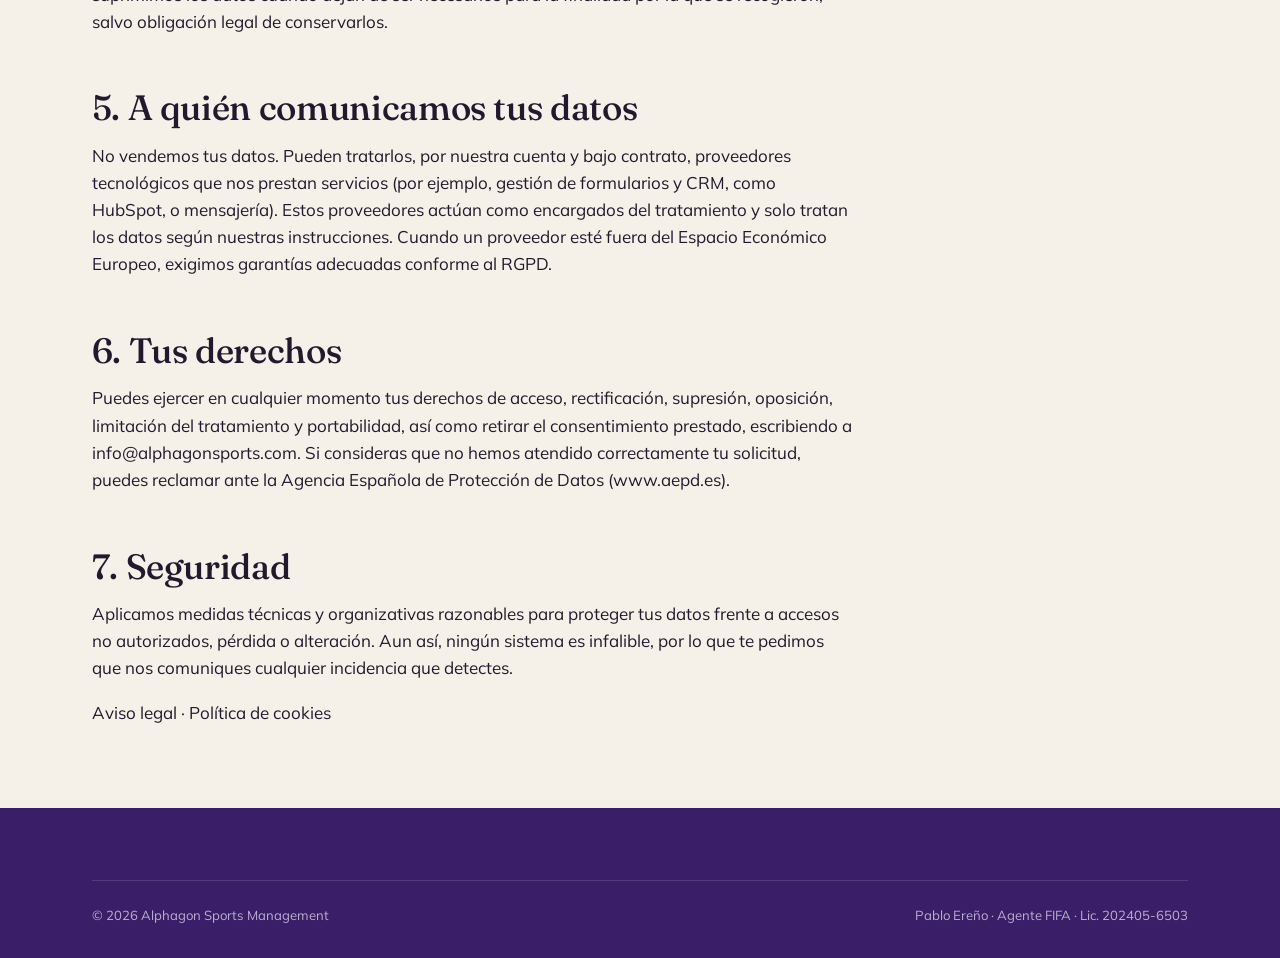
<file: alphagon-lp/privacidad.html>
<!DOCTYPE html>
<html lang="es">
<head>
  <meta charset="UTF-8">
  <meta name="viewport" content="width=device-width, initial-scale=1.0">
  <title>Política de privacidad | Alphagon Sports Management</title>
  <meta name="description" content="Política de privacidad de Alphagon Sports Management: qué datos tratamos al solicitar el análisis del perfil, con qué finalidad, base legal y tus derechos según el RGPD.">
  <meta name="robots" content="index, follow">

  <link rel="preconnect" href="https://fonts.googleapis.com">
  <link rel="preconnect" href="https://fonts.gstatic.com" crossorigin>
  <link href="https://fonts.googleapis.com/css2?family=Fraunces:ital,opsz,wght@0,9..144,400;0,9..144,500;0,9..144,600;1,9..144,400;1,9..144,500&family=Mulish:ital,wght@0,400;0,600;0,700;0,800;1,400&display=swap" rel="stylesheet">

  <link rel="stylesheet" href="css/reset.css">
  <link rel="stylesheet" href="css/layout.css">
  <link rel="stylesheet" href="css/components.css">
  <link rel="stylesheet" href="css/animations.css">
</head>
<body>
  <div class="scroll-progress" aria-hidden="true"></div>

  <nav class="topbar" aria-label="Navegacion principal">
    <div class="wrap topbar__inner">
      <a href="index.html" class="brand" aria-label="Alphagon Sports Management, inicio">
        <svg class="brand__mark" viewBox="0 0 40 40" aria-hidden="true" focusable="false">
          <path d="M5 7 H35 L20 31 Z" fill="var(--purple)"></path>
          <circle cx="20" cy="14.5" r="4.6" fill="var(--cream)"></circle>
          <path d="M11 34 H29 L20 31 Z" fill="var(--green)"></path>
        </svg>
        <span>Alphagon</span>
      </a>
      <a href="index.html#form-section" class="btn btn--green btn--sm">Análisis gratis</a>
    </div>
  </nav>

  <header class="article-hero">
    <div class="wrap">
      <nav class="breadcrumb" aria-label="Migas de pan">
        <a href="index.html">Inicio</a>
        <span aria-hidden="true">/</span>
        <span>Política de privacidad</span>
      </nav>
      <span class="kicker">Información legal</span>
      <h1>Política de privacidad</h1>
      <p class="article-meta">Última actualización: junio de 2026</p>
    </div>
  </header>

  <main class="section section--tight">
    <div class="wrap">
      <article class="prose">
        <p>En Alphagon Sports Management nos tomamos en serio tus datos. Esta política explica, de forma clara, qué información recogemos cuando solicitas el análisis del perfil, para qué la usamos y qué derechos tienes, conforme al Reglamento (UE) 2016/679 (RGPD) y a la Ley Orgánica 3/2018 (LOPDGDD).</p>

        <h2>1. Responsable del tratamiento</h2>
        <ul class="bullets">
          <li><strong>Responsable:</strong> Alphagon Sports Management.</li>
          <li><strong>Domicilio:</strong> Paseo de la Castellana 259C, 18.ª Planta, 28046 Madrid, España.</li>
          <li><strong>Teléfono:</strong> +34 910 489 297.</li>
          <li><strong>Correo de contacto y privacidad:</strong> info@alphagonsports.com.</li>
        </ul>

        <h2>2. Qué datos tratamos</h2>
        <p>A través del formulario de análisis recogemos los datos que nos facilitas voluntariamente:</p>
        <ul class="bullets">
          <li>Tu perfil (padre, madre, tutor o atleta) y tu nombre.</li>
          <li>Nombre y edad del atleta y deporte que practica.</li>
          <li>Datos de contacto: correo electrónico y teléfono.</li>
          <li>Etapa académica objetivo y rango de inversión previsto.</li>
        </ul>
        <p class="soft">Si el atleta es menor de edad, los datos deben facilitarse por su padre, madre o tutor legal, que es quien presta el consentimiento.</p>

        <h2>3. Con qué finalidad y base legal</h2>
        <ul class="bullets">
          <li><strong>Atender tu solicitud de análisis</strong> y elaborar una primera evaluación del perfil. Base legal: tu consentimiento y la aplicación de medidas precontractuales.</li>
          <li><strong>Contactarte por WhatsApp, teléfono o correo</strong> para coordinar el análisis. Base legal: tu consentimiento.</li>
          <li><strong>Enviarte información sobre becas deportivas</strong> (solo si marcas la casilla opcional). Base legal: tu consentimiento, revocable en cualquier momento.</li>
        </ul>

        <h2>4. Durante cuánto tiempo</h2>
        <p>Conservamos tus datos mientras gestionamos tu solicitud y, después, durante el tiempo necesario para atender posibles responsabilidades. Si no llegamos a iniciar una relación de servicio, suprimimos los datos cuando dejan de ser necesarios para la finalidad por la que se recogieron, salvo obligación legal de conservarlos.</p>

        <h2>5. A quién comunicamos tus datos</h2>
        <p>No vendemos tus datos. Pueden tratarlos, por nuestra cuenta y bajo contrato, proveedores tecnológicos que nos prestan servicios (por ejemplo, gestión de formularios y CRM, como HubSpot, o mensajería). Estos proveedores actúan como encargados del tratamiento y solo tratan los datos según nuestras instrucciones. Cuando un proveedor esté fuera del Espacio Económico Europeo, exigimos garantías adecuadas conforme al RGPD.</p>

        <h2>6. Tus derechos</h2>
        <p>Puedes ejercer en cualquier momento tus derechos de acceso, rectificación, supresión, oposición, limitación del tratamiento y portabilidad, así como retirar el consentimiento prestado, escribiendo a <a href="mailto:info@alphagonsports.com">info@alphagonsports.com</a>. Si consideras que no hemos atendido correctamente tu solicitud, puedes reclamar ante la Agencia Española de Protección de Datos (www.aepd.es).</p>

        <h2>7. Seguridad</h2>
        <p>Aplicamos medidas técnicas y organizativas razonables para proteger tus datos frente a accesos no autorizados, pérdida o alteración. Aun así, ningún sistema es infalible, por lo que te pedimos que nos comuniques cualquier incidencia que detectes.</p>

        <p><a href="aviso-legal.html">Aviso legal</a> · <a href="cookies.html">Política de cookies</a></p>
      </article>
    </div>
  </main>

  <footer class="footer">
    <div class="wrap">
      <div class="footer__bottom">
        <span>© 2026 Alphagon Sports Management</span>
        <span>Pablo Ereño · Agente FIFA · Lic. 202405-6503</span>
      </div>
    </div>
  </footer>

  <script src="js/interactions.js" defer></script>
</body>
</html>
</file>
<file: alphagon-lp/css/layout.css>
/* ============================================================
   layout.css — contenedores, secciones, grids y responsive
   Breakpoints: 900px (tablet) y 500px (móvil pequeño)
   ============================================================ */

.wrap {
  width: 100%;
  max-width: var(--maxw);
  margin-inline: auto;
  padding-inline: var(--gutter);
}

.section {
  padding-block: clamp(3.5rem, 8vw, 6.5rem);
  position: relative;
}

.section--tight {
  padding-block: clamp(2.5rem, 5vw, 4rem);
}

.section--surface {
  background-color: var(--surface);
}

.section__head {
  max-width: 720px;
  margin-bottom: clamp(2rem, 4vw, 3.2rem);
}

.section__head--center {
  margin-inline: auto;
  text-align: center;
}

/* ---------- Hero ---------- */
.hero {
  position: relative;
  background-color: var(--purple-deep);
  color: var(--on-dark);
  padding-block: clamp(6.5rem, 12vw, 9rem) clamp(3.5rem, 8vw, 6rem);
  overflow: hidden;
  isolation: isolate;
}

.hero__grid {
  display: grid;
  grid-template-columns: 1.05fr 0.95fr;
  gap: clamp(2rem, 5vw, 4rem);
  align-items: center;
}

.hero__copy {
  max-width: 36rem;
}

.hero h1 {
  color: var(--on-dark);
  font-size: clamp(2.4rem, 6vw, 4.1rem);
  margin-block: 0.6rem 1.1rem;
}

.hero__lead {
  color: var(--on-dark-soft);
  font-size: clamp(1.05rem, 2.2vw, 1.22rem);
  max-width: 32rem;
}

.hero__friction {
  display: flex;
  flex-wrap: wrap;
  gap: 0.5rem 1.4rem;
  margin-top: 1.6rem;
}

/* ---------- Diferenciales ---------- */
.diff-grid {
  display: grid;
  grid-template-columns: repeat(4, 1fr);
  gap: clamp(1rem, 2vw, 1.6rem);
}

/* ---------- Garantía ---------- */
.guarantee-grid {
  display: grid;
  grid-template-columns: repeat(3, 1fr);
  gap: clamp(1.1rem, 2.5vw, 2rem);
}

/* ---------- Pasos ---------- */
.steps-grid {
  display: grid;
  grid-template-columns: repeat(4, 1fr);
  gap: clamp(1rem, 2.5vw, 1.8rem);
}

/* ---------- Servicios ---------- */
.plans-grid {
  display: grid;
  grid-template-columns: repeat(2, 1fr);
  gap: clamp(1.2rem, 3vw, 2rem);
  align-items: stretch;
}

/* ---------- Galería ---------- */
.gallery-grid {
  display: grid;
  grid-template-columns: repeat(6, 1fr);
  grid-auto-rows: 200px;
  gap: clamp(0.8rem, 2vw, 1.2rem);
}

.gallery-tile:nth-child(1) { grid-column: span 4; }
.gallery-tile:nth-child(2) { grid-column: span 2; }
.gallery-tile:nth-child(3) { grid-column: span 2; }
.gallery-tile:nth-child(4) { grid-column: span 2; }
.gallery-tile:nth-child(5) { grid-column: span 2; }

/* ---------- Fundador ---------- */
.founder {
  display: grid;
  grid-template-columns: 0.7fr 1.3fr;
  gap: clamp(1.5rem, 4vw, 3rem);
  align-items: center;
}

/* ---------- CTA final ---------- */
.final-cta {
  background-color: var(--purple-deep);
  color: var(--on-dark);
  text-align: center;
}

.final-cta__inner {
  max-width: 640px;
  margin-inline: auto;
}

/* ---------- Footer ---------- */
.footer {
  background-color: var(--purple-deep);
  color: var(--on-dark-soft);
  padding-block: clamp(3rem, 6vw, 4.5rem) 2rem;
}

.footer__grid {
  display: grid;
  grid-template-columns: 1.4fr 1fr 1fr;
  gap: clamp(1.5rem, 4vw, 3rem);
  margin-bottom: 2.5rem;
}

/* ============================================================
   RESPONSIVE
   ============================================================ */

@media (max-width: 900px) {
  .hero__grid {
    grid-template-columns: 1fr;
  }
  .hero__copy {
    max-width: none;
    text-align: center;
    margin-inline: auto;
  }
  .hero__lead { margin-inline: auto; }
  .hero__friction { justify-content: center; }

  .diff-grid { grid-template-columns: repeat(2, 1fr); }
  .guarantee-grid { grid-template-columns: 1fr; }
  .steps-grid { grid-template-columns: repeat(2, 1fr); }
  .plans-grid { grid-template-columns: 1fr; }

  .gallery-grid {
    grid-template-columns: repeat(2, 1fr);
    grid-auto-rows: 180px;
  }
  .gallery-tile:nth-child(n) { grid-column: span 1; }
  .gallery-tile:nth-child(1) { grid-column: span 2; }

  .founder { grid-template-columns: 1fr; text-align: center; }
  .footer__grid { grid-template-columns: 1fr; }
}

@media (max-width: 500px) {
  .diff-grid { grid-template-columns: 1fr; }
  .steps-grid { grid-template-columns: 1fr; }
  .gallery-tile:nth-child(1) { grid-column: span 2; }
  .section { padding-block: clamp(2.8rem, 9vw, 4rem); }
}
</file>
<file: alphagon-lp/css/components.css>
/* ============================================================
   components.css — topbar, botones, tarjetas, formulario,
   tabla comparativa, FAQ, toast, fundador, footer
   ============================================================ */

/* ---------- Barra de progreso de scroll ---------- */
.scroll-progress {
  position: fixed;
  top: 0;
  left: 0;
  height: 3px;
  width: 0%;
  background: linear-gradient(90deg, var(--green), var(--purple));
  z-index: 100;
  transition: width 0.05s linear;
}

/* ---------- Topbar (glass) ---------- */
.topbar {
  position: fixed;
  top: 0;
  left: 0;
  right: 0;
  z-index: 90;
  background: var(--glass-bg);
  backdrop-filter: blur(14px) saturate(140%);
  -webkit-backdrop-filter: blur(14px) saturate(140%);
  border-bottom: 1px solid var(--glass-border);
}

.topbar__inner {
  display: flex;
  align-items: center;
  justify-content: space-between;
  height: 64px;
}

.brand {
  display: flex;
  align-items: center;
  gap: 0.6rem;
  font-family: var(--font-display);
  font-size: 1.25rem;
  font-weight: 600;
  letter-spacing: -0.01em;
  color: var(--ink);
}

.brand__mark { width: 30px; height: 30px; flex-shrink: 0; }

/* ---------- Botones ---------- */
.btn {
  display: inline-flex;
  align-items: center;
  justify-content: center;
  gap: 0.5rem;
  padding: 0.85rem 1.5rem;
  border-radius: var(--radius-md);
  font-weight: 700;
  font-size: 0.98rem;
  letter-spacing: 0.01em;
  transition: transform var(--speed) var(--ease),
              box-shadow var(--speed) var(--ease),
              background-color var(--speed) var(--ease);
  text-align: center;
  line-height: 1.2;
}

.btn--primary {
  background-color: var(--purple-deep);
  color: var(--on-dark);
  box-shadow: var(--shadow-md);
}
.btn--primary:hover {
  background-color: var(--purple);
  transform: translateY(-2px);
  box-shadow: var(--shadow-lg);
}

.btn--green {
  background-color: var(--green-deep);
  color: #fff;
  box-shadow: var(--shadow-md);
}
.btn--green:hover {
  background-color: var(--green);
  transform: translateY(-2px);
  box-shadow: var(--shadow-lg);
}

.btn--ghost {
  background-color: transparent;
  color: var(--ink);
  border: 1px solid var(--line-strong);
}
.btn--ghost:hover {
  border-color: var(--purple);
  color: var(--purple-deep);
}

.btn--block { width: 100%; }
.btn--sm { padding: 0.6rem 1.1rem; font-size: 0.88rem; }

/* ---------- Kickers / etiquetas ---------- */
.kicker {
  display: inline-block;
  font-size: 0.78rem;
  font-weight: 800;
  text-transform: uppercase;
  letter-spacing: 0.18em;
  color: var(--green-deep);
}

.kicker--light { color: var(--green-light); }
.kicker--purple { color: var(--purple); }

.section__head h2 {
  font-size: clamp(1.9rem, 4.5vw, 3rem);
  margin-top: 0.6rem;
}

.section__head p {
  color: var(--ink-soft);
  margin-top: 0.9rem;
  font-size: 1.08rem;
}

.lead-line {
  color: var(--ink-soft);
  font-style: italic;
  font-family: var(--font-display);
}

/* ---------- Microcopy fricción ---------- */
.friction-item {
  display: inline-flex;
  align-items: center;
  gap: 0.45rem;
  font-size: 0.9rem;
  font-weight: 600;
  color: var(--on-dark-soft);
}
.friction-item::before {
  content: "";
  width: 7px;
  height: 7px;
  border-radius: 50%;
  background: var(--green);
}

/* ---------- Tarjetas genéricas ---------- */
.card {
  background-color: var(--cream);
  border: 1px solid var(--line);
  border-radius: var(--radius-lg);
  padding: clamp(1.3rem, 2.5vw, 1.9rem);
  box-shadow: var(--shadow-sm);
  transition: transform var(--speed) var(--ease),
              box-shadow var(--speed) var(--ease),
              border-color var(--speed) var(--ease);
}
.card:hover {
  transform: translateY(-4px);
  box-shadow: var(--shadow-md);
  border-color: var(--line-strong);
}

.card__num {
  font-family: var(--font-display);
  font-size: 1.4rem;
  font-weight: 600;
  color: var(--purple);
}

.card h3 {
  font-size: 1.25rem;
  margin-block: 0.7rem 0.5rem;
}

.card p { color: var(--ink-soft); font-size: 0.98rem; }

/* Diferencial: marca de acento triangular */
.diff-card .tri-accent { margin-bottom: 0.9rem; }

/* ---------- Triángulo invertido (motivo de marca) ---------- */
.tri-accent {
  width: 34px;
  height: 30px;
  color: var(--purple);
}

/* ---------- Garantía ---------- */
.guarantee-card {
  text-align: left;
}
.guarantee-card .tri-accent { margin-bottom: 1rem; }

/* ---------- Pasos ---------- */
.step {
  position: relative;
  padding-top: 0.5rem;
}
.step__n {
  font-family: var(--font-display);
  font-size: 2.6rem;
  font-weight: 600;
  color: var(--green-deep);
  line-height: 1;
  opacity: 0.85;
}
.step h3 { font-size: 1.15rem; margin-block: 0.7rem 0.4rem; }
.step p { color: var(--ink-soft); font-size: 0.96rem; }

.center-cta { text-align: center; margin-top: clamp(2rem, 4vw, 3rem); }

/* ---------- Servicios / Planes ---------- */
.plan {
  display: flex;
  flex-direction: column;
  background-color: var(--cream);
  border: 1px solid var(--line);
  border-radius: var(--radius-lg);
  padding: clamp(1.6rem, 3vw, 2.4rem);
  box-shadow: var(--shadow-sm);
  position: relative;
  transition: transform var(--speed) var(--ease), box-shadow var(--speed) var(--ease);
}
.plan:hover { transform: translateY(-4px); box-shadow: var(--shadow-md); }

.plan--featured {
  border-color: var(--purple);
  box-shadow: var(--shadow-md);
}
.plan--featured::before {
  content: "Proceso completo";
  position: absolute;
  top: -0.8rem;
  left: 50%;
  transform: translateX(-50%);
  background: var(--purple-deep);
  color: var(--on-dark);
  font-size: 0.7rem;
  font-weight: 800;
  letter-spacing: 0.12em;
  text-transform: uppercase;
  padding: 0.35rem 0.9rem;
  border-radius: 999px;
  white-space: nowrap;
}

.plan__name {
  font-size: 0.8rem;
  font-weight: 800;
  text-transform: uppercase;
  letter-spacing: 0.14em;
  color: var(--ink-soft);
}
.plan__price {
  font-family: var(--font-display);
  font-size: clamp(2.2rem, 5vw, 2.9rem);
  font-weight: 600;
  color: var(--ink);
  margin-block: 0.6rem 0.2rem;
}
.plan__price small {
  font-family: var(--font-body);
  font-size: 0.85rem;
  font-weight: 700;
  color: var(--ink-soft);
  letter-spacing: 0.04em;
}
.plan__desc { color: var(--ink-soft); font-size: 0.96rem; margin-bottom: 1.1rem; }

.plan__features {
  display: flex;
  flex-direction: column;
  gap: 0.6rem;
  margin-bottom: 1.6rem;
  flex-grow: 1;
}
.feat {
  display: flex;
  gap: 0.6rem;
  align-items: flex-start;
  font-size: 0.95rem;
  color: var(--ink);
}
.feat__check {
  width: 18px;
  height: 18px;
  flex-shrink: 0;
  margin-top: 2px;
  color: var(--green-deep);
}

.plans-note {
  text-align: center;
  margin-top: 2rem;
  color: var(--ink-soft);
  font-family: var(--font-display);
  font-style: italic;
  font-size: 1.1rem;
}

/* ---------- Tabla comparativa ---------- */
.table-scroll {
  overflow-x: auto;
  -webkit-overflow-scrolling: touch;
  border-radius: var(--radius-lg);
  border: 1px solid var(--line);
  box-shadow: var(--shadow-sm);
}
.compare {
  width: 100%;
  border-collapse: collapse;
  min-width: 720px;
  background: var(--cream);
}
.compare th,
.compare td {
  padding: 0.95rem 1.1rem;
  text-align: left;
  border-bottom: 1px solid var(--line);
  font-size: 0.93rem;
  vertical-align: middle;
}
.compare thead th {
  font-family: var(--font-body);
  font-weight: 800;
  font-size: 0.82rem;
  text-transform: uppercase;
  letter-spacing: 0.06em;
  color: var(--ink-soft);
  background: var(--surface);
  position: sticky;
  top: 0;
}
.compare tbody th {
  font-weight: 700;
  color: var(--ink);
  background: var(--surface);
}
.compare .col-alpha {
  background: var(--purple-tint);
  color: var(--purple-deep);
  font-weight: 800;
}
.compare thead .col-alpha {
  background: var(--purple-deep);
  color: var(--on-dark);
}
.compare td.yes { color: var(--green-deep); font-weight: 700; }
.compare td.no { color: var(--ink-soft); }
.compare-note {
  margin-top: 0.9rem;
  font-size: 0.85rem;
  color: var(--ink-soft);
  font-style: italic;
}

/* ---------- Galería ---------- */
.gallery-tile {
  border-radius: var(--radius-md);
  overflow: hidden;
  position: relative;
  display: flex;
  align-items: flex-end;
  padding: 1rem;
  color: #fff;
  box-shadow: var(--shadow-sm);
}
.gallery-tile:nth-child(1) { background: linear-gradient(135deg, var(--purple-deep), var(--purple)); }
.gallery-tile:nth-child(2) { background: linear-gradient(135deg, var(--green-deep), var(--green)); }
.gallery-tile:nth-child(3) { background: linear-gradient(160deg, var(--purple), var(--green-deep)); }
.gallery-tile:nth-child(4) { background: linear-gradient(135deg, var(--ink), var(--purple-deep)); }
.gallery-tile:nth-child(5) { background: linear-gradient(135deg, var(--green-deep), var(--purple-deep)); }
.gallery-tile figcaption {
  position: relative;
  z-index: 1;
  font-size: 0.85rem;
  font-weight: 700;
  letter-spacing: 0.02em;
  text-shadow: 0 1px 6px rgba(0, 0, 0, 0.3);
}
.gallery-note {
  text-align: center;
  margin-top: 1.2rem;
  font-size: 0.85rem;
  color: var(--ink-soft);
  font-style: italic;
}

/* ---------- Fundador ---------- */
.founder__photo {
  aspect-ratio: 4 / 5;
  border-radius: var(--radius-lg);
  background: linear-gradient(150deg, var(--purple-deep), var(--green-deep));
  display: flex;
  align-items: center;
  justify-content: center;
  box-shadow: var(--shadow-md);
}
.founder__photo .brand__mark { width: 80px; height: 80px; }
.founder__role {
  font-size: 0.8rem;
  font-weight: 800;
  text-transform: uppercase;
  letter-spacing: 0.14em;
  color: var(--purple);
}
.founder h3 {
  font-size: clamp(1.6rem, 4vw, 2.3rem);
  margin-block: 0.5rem 0.4rem;
}
.founder__lic {
  font-size: 0.9rem;
  color: var(--ink-soft);
  font-weight: 700;
  margin-bottom: 1rem;
}
.founder p { color: var(--ink-soft); }

/* ---------- FAQ ---------- */
.faq {
  max-width: 800px;
  margin-inline: auto;
}
.faq__item {
  border-bottom: 1px solid var(--line);
}
.faq__q {
  width: 100%;
  display: flex;
  justify-content: space-between;
  align-items: center;
  gap: 1rem;
  text-align: left;
  padding: 1.3rem 0;
  font-family: var(--font-display);
  font-size: clamp(1.05rem, 2.5vw, 1.25rem);
  font-weight: 500;
  color: var(--ink);
}
.faq__icon {
  flex-shrink: 0;
  width: 22px;
  height: 22px;
  position: relative;
  transition: transform var(--speed) var(--ease);
  color: var(--purple);
}
.faq__icon::before,
.faq__icon::after {
  content: "";
  position: absolute;
  background: currentColor;
  border-radius: 2px;
  top: 50%;
  left: 50%;
}
.faq__icon::before { width: 14px; height: 2px; transform: translate(-50%, -50%); }
.faq__icon::after { width: 2px; height: 14px; transform: translate(-50%, -50%); transition: transform var(--speed) var(--ease); }
.faq__item[aria-expanded="true"] .faq__icon::after { transform: translate(-50%, -50%) scaleY(0); }

.faq__a {
  max-height: 0;
  overflow: hidden;
  transition: max-height var(--speed) var(--ease);
}
.faq__a-inner {
  padding-bottom: 1.3rem;
  color: var(--ink-soft);
  font-size: 1rem;
  max-width: 92%;
}
.faq__updated {
  display: block;
  margin-top: 0.7rem;
  font-size: 0.8rem;
  font-weight: 700;
  letter-spacing: 0.04em;
  text-transform: uppercase;
  color: var(--green-deep);
}

/* ---------- Footer ---------- */
.footer__brand {
  display: flex;
  align-items: center;
  gap: 0.6rem;
  font-family: var(--font-display);
  font-size: 1.3rem;
  font-weight: 600;
  color: var(--on-dark);
  margin-bottom: 0.9rem;
}
.footer p { font-size: 0.95rem; line-height: 1.7; }
.footer h4 {
  font-family: var(--font-body);
  font-size: 0.8rem;
  font-weight: 800;
  text-transform: uppercase;
  letter-spacing: 0.12em;
  color: var(--on-dark);
  margin-bottom: 0.9rem;
}
.footer ul { display: flex; flex-direction: column; gap: 0.5rem; }
.footer a:hover { color: var(--on-dark); text-decoration: underline; }
.footer__bottom {
  border-top: 1px solid rgba(239, 232, 247, 0.14);
  padding-top: 1.5rem;
  font-size: 0.82rem;
  display: flex;
  flex-wrap: wrap;
  gap: 0.5rem 1.5rem;
  justify-content: space-between;
}

/* ---------- Toast ---------- */
.toast {
  position: fixed;
  bottom: 1.5rem;
  left: 50%;
  transform: translateX(-50%) translateY(150%);
  background: var(--ink);
  color: var(--cream);
  padding: 0.95rem 1.5rem;
  border-radius: var(--radius-md);
  box-shadow: var(--shadow-lg);
  font-weight: 600;
  font-size: 0.95rem;
  z-index: 200;
  display: flex;
  align-items: center;
  gap: 0.6rem;
  max-width: calc(100% - 2rem);
  opacity: 0;
  transition: transform var(--speed) var(--ease), opacity var(--speed) var(--ease);
}
.toast.is-visible {
  transform: translateX(-50%) translateY(0);
  opacity: 1;
}
.toast__dot { width: 9px; height: 9px; border-radius: 50%; background: var(--green); flex-shrink: 0; }

/* ============================================================
   PAGINA GUIA (articulo)
   ============================================================ */
.article-hero {
  padding-block: clamp(6.5rem, 11vw, 8.5rem) clamp(2rem, 4vw, 3rem);
  background-color: var(--bone);
  border-bottom: 1px solid var(--line);
}
.breadcrumb {
  display: flex;
  flex-wrap: wrap;
  gap: 0.4rem;
  font-size: 0.82rem;
  font-weight: 700;
  letter-spacing: 0.02em;
  color: var(--ink-soft);
  margin-bottom: 1.2rem;
}
.breadcrumb a:hover { color: var(--purple-deep); text-decoration: underline; }
.breadcrumb span { color: var(--line-strong); }

.article-hero h1 {
  font-size: clamp(2.1rem, 5vw, 3.4rem);
  max-width: 18ch;
}
.article-meta {
  margin-top: 1.1rem;
  font-size: 0.85rem;
  font-weight: 700;
  letter-spacing: 0.04em;
  text-transform: uppercase;
  color: var(--green-deep);
}

.tldr {
  background: var(--purple-tint);
  border-left: 4px solid var(--purple);
  border-radius: var(--radius-md);
  padding: 1.2rem 1.4rem;
  margin: clamp(1.5rem, 4vw, 2.4rem) 0;
}
.tldr strong { color: var(--purple-deep); }

.prose { max-width: 760px; }
.prose h2 {
  font-size: clamp(1.6rem, 3.5vw, 2.2rem);
  margin-top: clamp(2.4rem, 5vw, 3.4rem);
  margin-bottom: 0.9rem;
}
.prose h3 { font-size: 1.2rem; margin-top: 1.8rem; margin-bottom: 0.5rem; }
.prose p { color: var(--ink); margin-bottom: 1.1rem; }
.prose p.soft { color: var(--ink-soft); }
.prose ul.bullets {
  list-style: none;
  margin-bottom: 1.2rem;
  display: flex;
  flex-direction: column;
  gap: 0.6rem;
}
.prose ul.bullets li {
  position: relative;
  padding-left: 1.6rem;
  color: var(--ink);
}
.prose ul.bullets li::before {
  content: "";
  position: absolute;
  left: 0;
  top: 0.55em;
  width: 8px;
  height: 8px;
  background: var(--green-deep);
  clip-path: polygon(0 0, 100% 0, 50% 100%);
}
.prose strong { color: var(--ink); font-weight: 800; }
.prose ol.fases {
  counter-reset: fase;
  display: flex;
  flex-direction: column;
  gap: 0.8rem;
  margin-bottom: 1.4rem;
}
.prose ol.fases li {
  position: relative;
  padding-left: 3rem;
  min-height: 2rem;
  display: flex;
  align-items: center;
}
.prose ol.fases li::before {
  counter-increment: fase;
  content: counter(fase, decimal-leading-zero);
  position: absolute;
  left: 0;
  font-family: var(--font-display);
  font-size: 1.1rem;
  font-weight: 600;
  color: var(--purple);
}

.author-box {
  display: flex;
  gap: 1.2rem;
  align-items: flex-start;
  background: var(--cream);
  border: 1px solid var(--line);
  border-radius: var(--radius-lg);
  padding: 1.6rem;
  margin-top: 2.5rem;
  box-shadow: var(--shadow-sm);
}
.author-box__mark {
  width: 54px;
  height: 54px;
  border-radius: 50%;
  background: linear-gradient(150deg, var(--purple-deep), var(--green-deep));
  flex-shrink: 0;
  display: flex;
  align-items: center;
  justify-content: center;
}
.author-box__mark .brand__mark { width: 30px; height: 30px; }
.author-box h4 { font-family: var(--font-display); font-size: 1.15rem; font-weight: 600; margin-bottom: 0.3rem; }
.author-box p { font-size: 0.92rem; color: var(--ink-soft); margin: 0; }

.guide-cta {
  background: var(--purple-tint);
  border: 1px solid var(--line);
  border-radius: var(--radius-lg);
  padding: clamp(1.6rem, 4vw, 2.4rem);
  text-align: center;
  margin-top: 2.5rem;
}
.guide-cta h3 { font-size: 1.5rem; margin-bottom: 0.6rem; }
.guide-cta p { color: var(--ink-soft); margin-bottom: 1.3rem; }

@media (max-width: 500px) {
  .author-box { flex-direction: column; }
}

/* ============================================================
   FORMULARIO CONVERSACIONAL
   ============================================================ */
.form-card {
  background: var(--cream);
  border: 1px solid var(--line);
  border-radius: var(--radius-lg);
  box-shadow: var(--shadow-lg);
  padding: clamp(1.4rem, 3vw, 2.2rem);
  position: relative;
  min-height: 420px;
  display: flex;
  flex-direction: column;
}

.form-card__head { margin-bottom: 1.3rem; }
.form-card__title {
  font-family: var(--font-display);
  font-size: 1.4rem;
  font-weight: 600;
  color: var(--ink);
}
.form-card__sub { font-size: 0.92rem; color: var(--ink-soft); margin-top: 0.2rem; }

/* progreso interno */
.form-progress {
  display: flex;
  align-items: center;
  gap: 0.8rem;
  margin-bottom: 1.4rem;
}
.form-progress__bar {
  flex-grow: 1;
  height: 6px;
  background: var(--surface);
  border-radius: 999px;
  overflow: hidden;
}
.form-progress__fill {
  height: 100%;
  width: 0%;
  background: linear-gradient(90deg, var(--green), var(--purple));
  border-radius: 999px;
  transition: width var(--speed) var(--ease);
}
.form-progress__label {
  font-size: 0.78rem;
  font-weight: 800;
  letter-spacing: 0.05em;
  color: var(--ink-soft);
  white-space: nowrap;
}

.form-steps { position: relative; flex-grow: 1; display: flex; flex-direction: column; }

.form-step { display: none; flex-direction: column; flex-grow: 1; }
.form-step.is-active { display: flex; animation: stepIn 0.4s var(--ease); }

.form-step__q {
  font-family: var(--font-display);
  font-size: 1.3rem;
  font-weight: 500;
  color: var(--ink);
  margin-bottom: 0.3rem;
}
.form-step__hint { font-size: 0.88rem; color: var(--ink-soft); margin-bottom: 1.1rem; }

/* opciones grandes tappables */
.options { display: flex; flex-direction: column; gap: 0.6rem; }
.option {
  display: flex;
  align-items: center;
  gap: 0.7rem;
  width: 100%;
  text-align: left;
  padding: 1rem 1.1rem;
  border: 1.5px solid var(--line-strong);
  border-radius: var(--radius-md);
  background: var(--bone);
  font-weight: 600;
  font-size: 1rem;
  transition: border-color 0.2s var(--ease), background-color 0.2s var(--ease), transform 0.15s var(--ease);
}
.option:hover { border-color: var(--purple); transform: translateY(-1px); }
.option.is-selected {
  border-color: var(--purple);
  background: var(--purple-tint);
  color: var(--purple-deep);
}
.option small { display: block; font-weight: 500; color: var(--ink-soft); font-size: 0.82rem; }

/* inputs */
.field { display: flex; flex-direction: column; gap: 0.4rem; }
.field input {
  width: 100%;
  padding: 0.9rem 1rem;
  border: 1.5px solid var(--line-strong);
  border-radius: var(--radius-md);
  background: var(--bone);
  transition: border-color 0.2s var(--ease);
}
.field input:focus {
  outline: none;
  border-color: var(--purple);
}
.field.has-error input { border-color: #c0392b; }
.field__error {
  font-size: 0.82rem;
  color: #c0392b;
  font-weight: 600;
  min-height: 1rem;
  display: none;
}
.field.has-error .field__error { display: block; }

/* chips de deporte */
.chips { display: flex; flex-wrap: wrap; gap: 0.5rem; margin-top: 0.8rem; }
.chip {
  padding: 0.5rem 0.9rem;
  border: 1px solid var(--line-strong);
  border-radius: 999px;
  background: var(--bone);
  font-size: 0.88rem;
  font-weight: 600;
  transition: all 0.2s var(--ease);
}
.chip:hover, .chip.is-selected {
  border-color: var(--green-deep);
  background: var(--green-tint);
  color: var(--green-deep);
}

/* consentimientos */
.consents { display: flex; flex-direction: column; gap: 0.9rem; }
.consent {
  display: flex;
  gap: 0.7rem;
  align-items: flex-start;
  font-size: 0.88rem;
  color: var(--ink-soft);
  line-height: 1.45;
  cursor: pointer;
}
.consent input {
  width: 20px;
  height: 20px;
  flex-shrink: 0;
  margin-top: 1px;
  accent-color: var(--purple);
  cursor: pointer;
}
.consent a { color: var(--purple-deep); text-decoration: underline; font-weight: 600; }
.consent--error { color: #c0392b; }
.consents-error { display: none; }

/* CTA final (texto sobre banda morada) */
.final-cta__title { color: var(--on-dark); margin-block: 0.6rem 1rem; }
.final-cta__title em { color: var(--green-light); }
.final-cta__text { color: var(--on-dark-soft); margin-bottom: 1.6rem; }

/* navegación del formulario */
.form-nav {
  display: flex;
  gap: 0.8rem;
  margin-top: 1.4rem;
  align-items: center;
}
.form-nav .btn--primary,
.form-nav .btn--green { flex-grow: 1; }
.form-back {
  font-size: 0.9rem;
  font-weight: 700;
  color: var(--ink-soft);
  padding: 0.5rem 0.3rem;
  transition: color 0.2s var(--ease);
}
.form-back:hover { color: var(--ink); }
.form-back[hidden] { display: none; }

/* pantalla de éxito */
.form-success {
  display: none;
  flex-direction: column;
  align-items: center;
  justify-content: center;
  text-align: center;
  flex-grow: 1;
  padding: 1rem;
}
.form-success.is-active { display: flex; animation: stepIn 0.5s var(--ease); }
.form-success__mark {
  width: 64px;
  height: 64px;
  border-radius: 50%;
  background: var(--green-tint);
  display: flex;
  align-items: center;
  justify-content: center;
  color: var(--green-deep);
  margin-bottom: 1.2rem;
}
.form-success h3 { font-size: 1.6rem; margin-bottom: 0.6rem; }
.form-success p { color: var(--ink-soft); max-width: 320px; }

@media (max-width: 500px) {
  .form-card { min-height: 380px; }
}
</file>
<file: alphagon-lp/css/animations.css>
/* ============================================================
   animations.css — scroll-reveal, keyframes, fondo 3D
   ============================================================ */

/* ---------- Scroll reveal ---------- */
.reveal {
  opacity: 0;
  transform: translateY(26px);
  transition: opacity 0.7s var(--ease), transform 0.7s var(--ease);
  will-change: opacity, transform;
}
.reveal.is-visible {
  opacity: 1;
  transform: translateY(0);
}
.reveal[data-delay="1"] { transition-delay: 0.08s; }
.reveal[data-delay="2"] { transition-delay: 0.16s; }
.reveal[data-delay="3"] { transition-delay: 0.24s; }

/* ---------- Entrada de pasos del formulario ---------- */
@keyframes stepIn {
  from { opacity: 0; transform: translateX(14px); }
  to { opacity: 1; transform: translateX(0); }
}

/* ---------- Pulso suave del nodo (fallback CSS / acentos) ---------- */
@keyframes softPulse {
  0%, 100% { opacity: 0.55; transform: scale(1); }
  50% { opacity: 1; transform: scale(1.12); }
}

/* ---------- Fondo 3D del hero ---------- */
#hero-canvas {
  position: fixed;
  inset: 0;
  z-index: -2;
  pointer-events: none;
}

/* Fallback CSS cuando no hay WebGL o en móvil */
.hero__fallback {
  position: absolute;
  inset: 0;
  z-index: -1;
  overflow: hidden;
  background:
    radial-gradient(120% 90% at 80% 10%, rgba(117, 59, 189, 0.45), transparent 55%),
    radial-gradient(90% 80% at 10% 90%, rgba(46, 107, 51, 0.35), transparent 50%),
    var(--purple-deep);
}
.hero__fallback svg { position: absolute; inset: 0; width: 100%; height: 100%; opacity: 0.55; }
.hero__fallback .node {
  transform-box: fill-box;
  transform-origin: center;
  animation: softPulse 3.2s ease-in-out infinite;
}
.hero__fallback .node--us { animation-delay: 1.6s; }

/* Cuando el canvas WebGL está activo, ocultamos el fallback */
.webgl-on .hero__fallback { display: none; }

@media (prefers-reduced-motion: reduce) {
  .reveal { opacity: 1; transform: none; }
  .hero__fallback .node { animation: none; }
}
</file>
